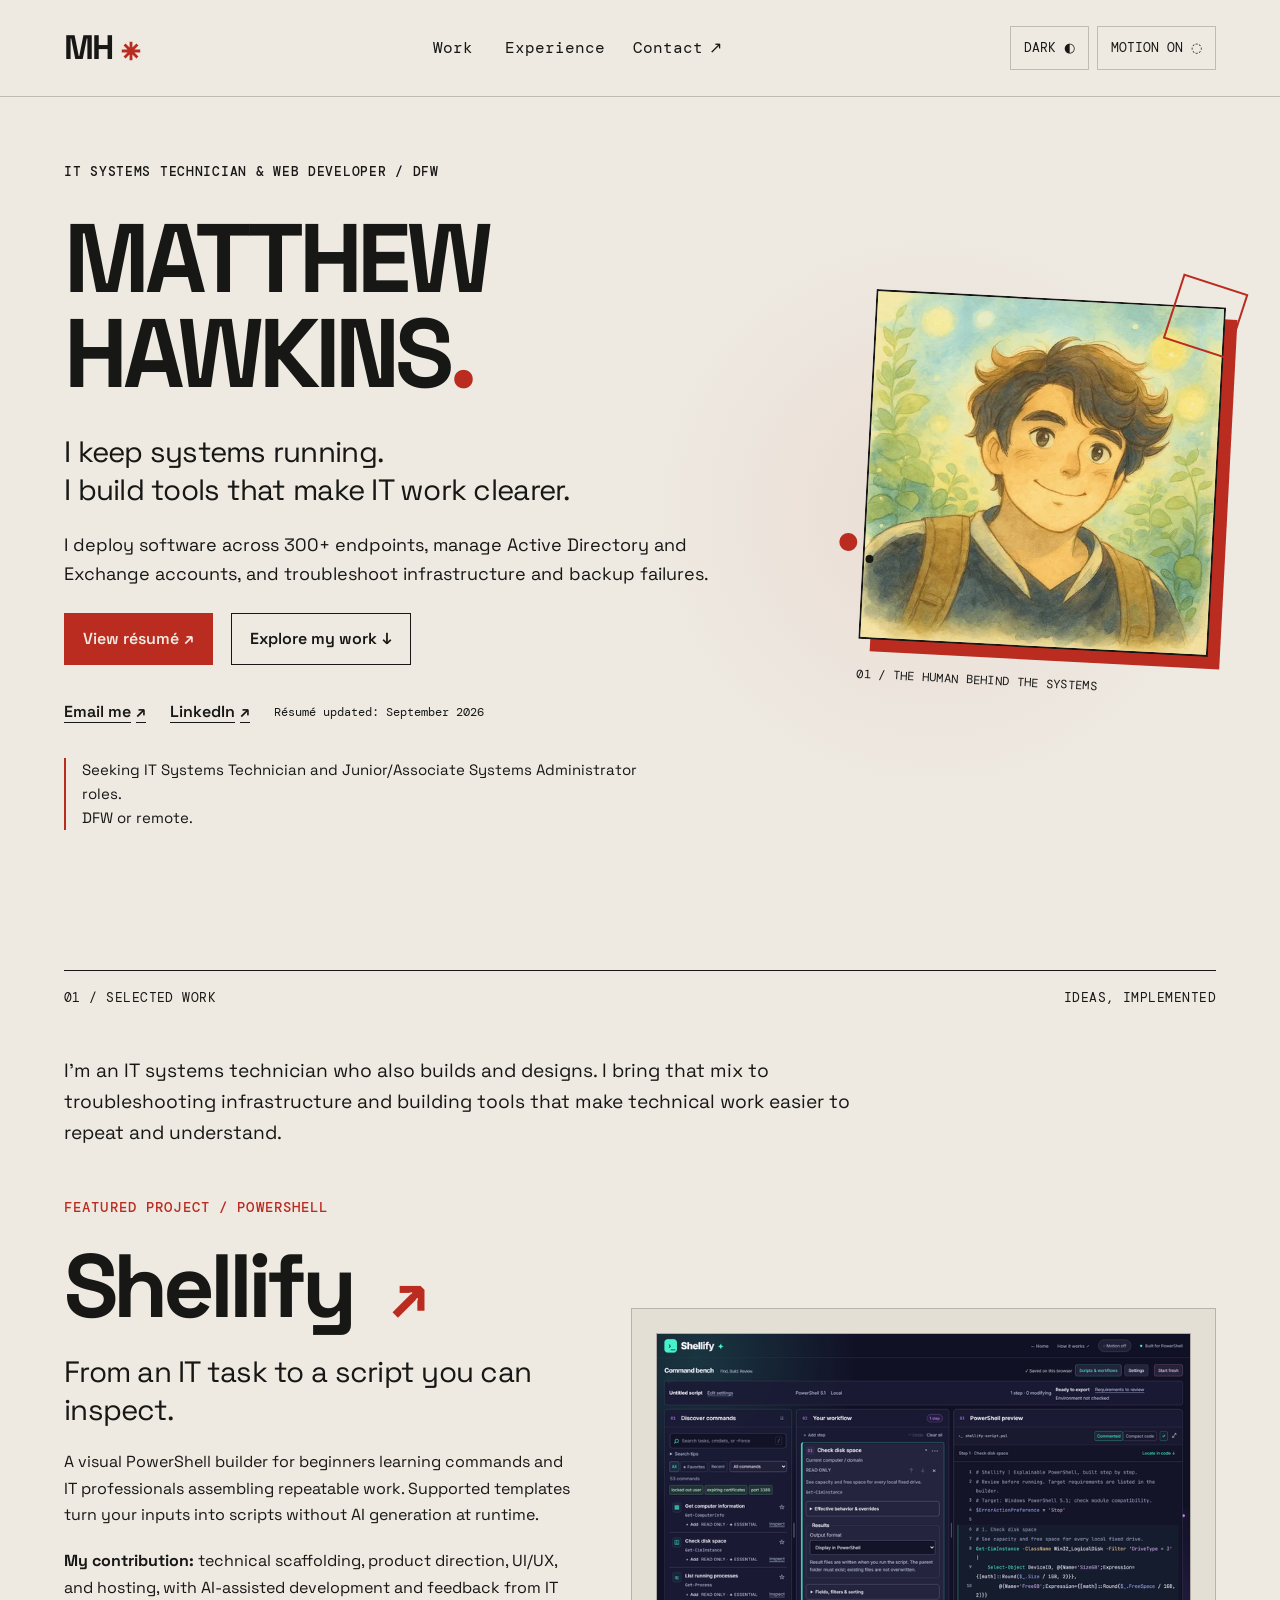
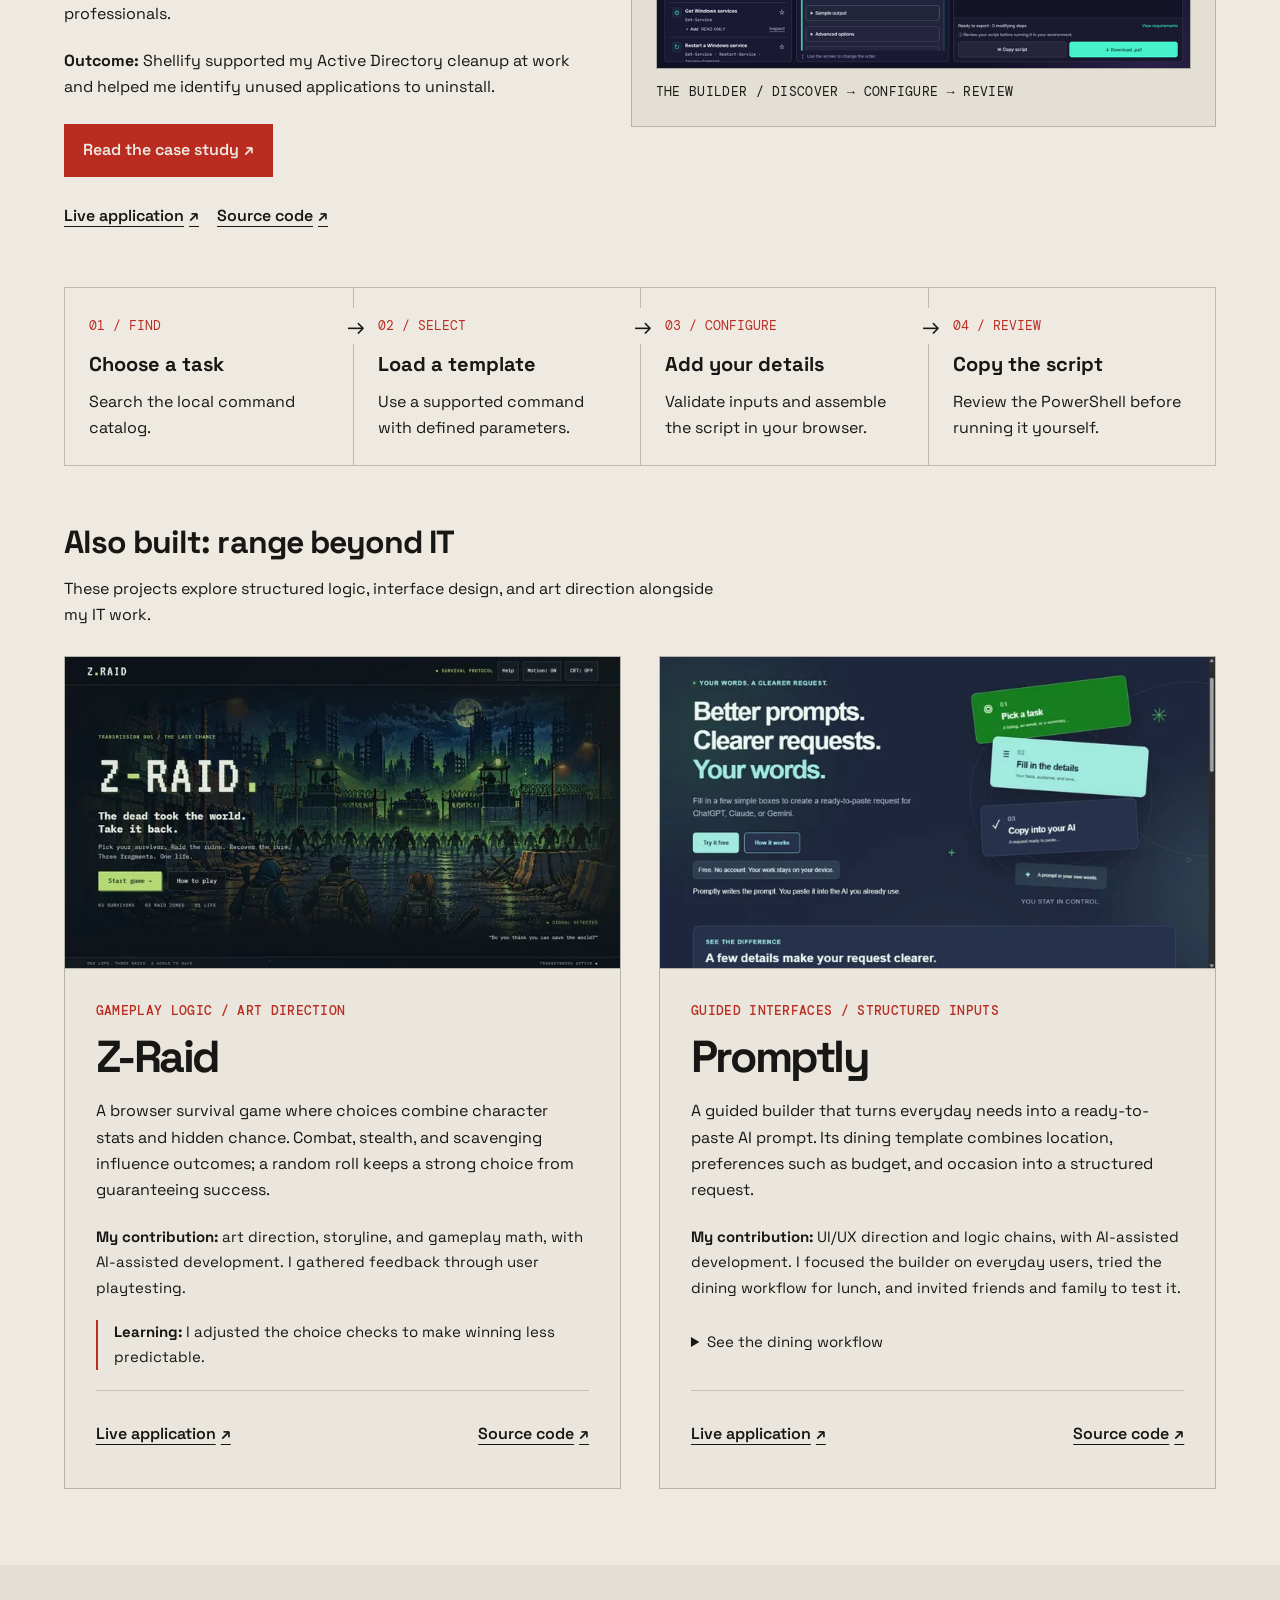
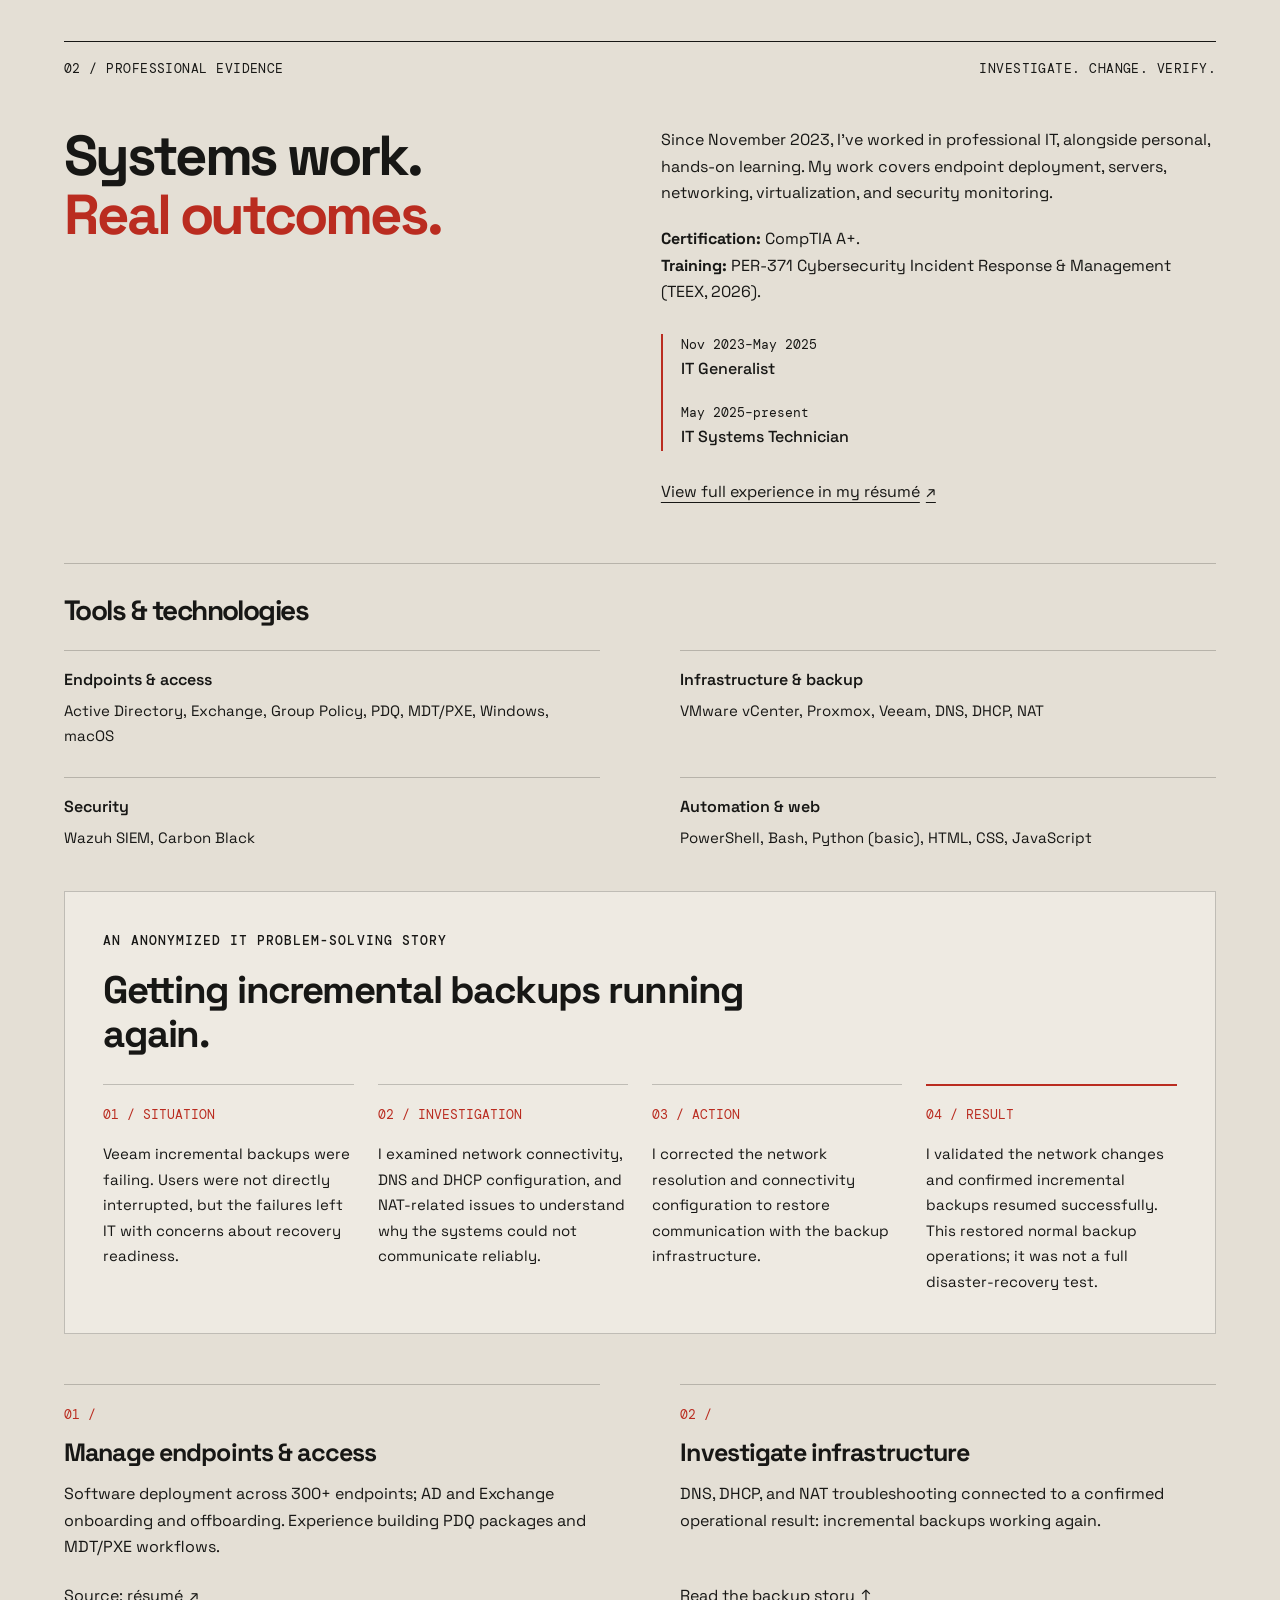
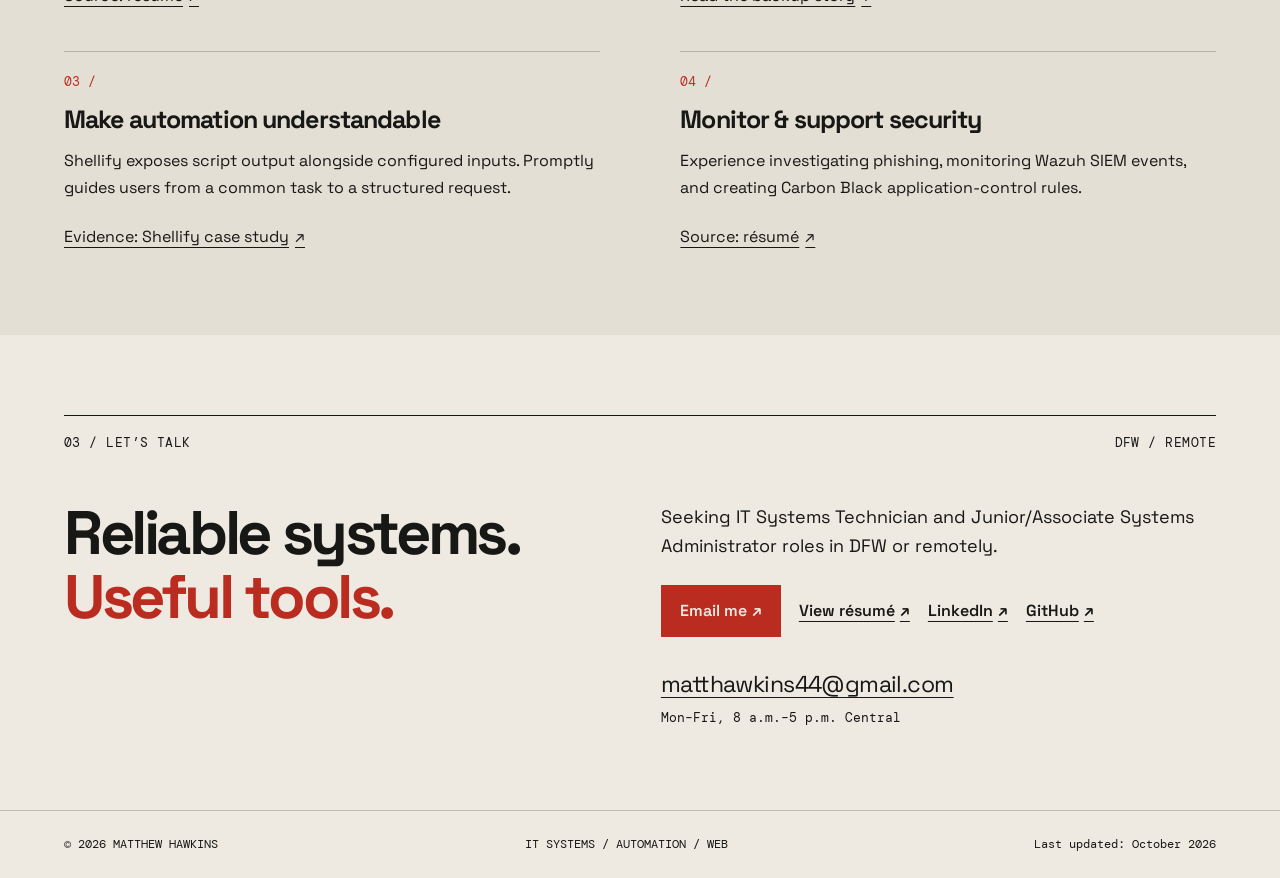
<file: index.html>
<!doctype html>
<html lang="en">
<!-- Static page: content lives here, presentation in style.css, and optional
     controls in script.js. No build step is needed to serve these files. -->
<head>
<meta charset="utf-8">
<meta name="viewport" content="width=device-width, initial-scale=1">
<meta name="theme-color" content="#eeeae2">
<title>Matthew Hawkins | IT Systems &amp; Automation</title>
<meta name="description" content="IT Systems Technician in DFW. Endpoint deployment, infrastructure troubleshooting, and inspectable automation tools, with project evidence.">  <script>
    // This runs before the stylesheet to avoid a flash of the wrong theme.
    // Keep the preference keys and data attributes aligned with script.js.
    // Apply saved preferences before the first paint.
    try {
      const theme = localStorage.getItem('portfolio-theme');
      document.documentElement.dataset.theme = theme === 'dark' || theme === 'light' ? theme : (matchMedia('(prefers-color-scheme: dark)').matches ? 'dark' : 'light');
      document.documentElement.dataset.motion = localStorage.getItem('portfolio-motion') === 'paused' || matchMedia('(prefers-reduced-motion: reduce)').matches ? 'paused' : 'on';
    } catch {
      // If storage is blocked, fall back to device preferences for this visit.
      document.documentElement.dataset.theme = matchMedia('(prefers-color-scheme: dark)').matches ? 'dark' : 'light';
      document.documentElement.dataset.motion = matchMedia('(prefers-reduced-motion: reduce)').matches ? 'paused' : 'on';
    }
  </script>


<!-- Search and social previews: use absolute public URLs for these assets. -->
<link rel="canonical" href="https://personal-page.thehawk6353.workers.dev/">
<meta property="og:title" content="Matthew Hawkins | IT Systems &amp; Automation">
<meta property="og:description" content="IT Systems Technician in DFW. Endpoint deployment, infrastructure troubleshooting, and inspectable automation tools, with project evidence.">
<meta property="og:type" content="website">
<meta property="og:url" content="https://personal-page.thehawk6353.workers.dev/">
<meta property="og:image" content="https://personal-page.thehawk6353.workers.dev/images/portfolio-share.png">
<meta property="og:image:width" content="1200">
<meta property="og:image:height" content="630">
<meta property="og:image:alt" content="Matthew Hawkins | IT Systems &amp; Automation">
<meta name="twitter:card" content="summary_large_image">
<meta name="twitter:title" content="Matthew Hawkins | IT Systems &amp; Automation">
<meta name="twitter:description" content="IT Systems Technician in DFW. Endpoint deployment, infrastructure troubleshooting, and inspectable automation tools, with project evidence.">
<meta name="twitter:image" content="https://personal-page.thehawk6353.workers.dev/images/portfolio-share.png">
<meta name="twitter:image:alt" content="Matthew Hawkins | IT Systems &amp; Automation">
<!-- Structured data describes the person to search engines; it is JSON,
     not executable JavaScript. Keep comments outside this script block. -->
<script type="application/ld+json">{"@context": "https://schema.org", "@type": "Person", "name": "Matthew Hawkins", "jobTitle": "IT Systems Technician", "address": {"@type": "PostalAddress", "addressRegion": "DFW, Texas"}, "sameAs": ["https://www.linkedin.com/in/matthew-hawk/", "https://github.com/Matthew-Hawk"], "url": "https://personal-page.thehawk6353.workers.dev/"}</script>
<!-- Fonts and shared styles; preconnect starts the remote connection early. -->
<link rel="preconnect" href="https://fonts.googleapis.com">
<link rel="preconnect" href="https://fonts.gstatic.com" crossorigin>
<link rel="stylesheet" href="https://fonts.googleapis.com/css2?family=DM+Mono:wght@400;500&amp;family=Space+Grotesk:wght@400;500;600;700&amp;display=swap">
<link rel="stylesheet" href="style.css">

<!-- Browser/device icons. The manifest describes installable app appearance;
     it does not add offline caching. The query suffix versions cached assets. -->
<link rel="icon" type="image/png" href="Favicon/favicon-96x96.png?v=mh2" sizes="96x96" />

<link rel="icon" type="image/svg+xml" href="Favicon/favicon.svg?v=mh2" />

<link rel="shortcut icon" href="Favicon/favicon.ico?v=mh2" />

<link rel="apple-touch-icon" sizes="180x180" href="Favicon/apple-touch-icon.png?v=mh2" />

<link rel="manifest" href="site.webmanifest?v=mh2" />
<!-- defer runs the shared controls after the HTML has been parsed. -->
  <script src="script.js" defer></script>

</head>
<!-- The first keyboard link jumps to main, skipping the repeated header. -->
<body class="homepage"><a class="skip-link" href="#main">Skip to content</a>
<header class="site-header"><a class="wordmark" href="index.html" aria-label="MH — Matthew Hawkins — home"><span aria-hidden="true">MH</span><span aria-hidden="true"></span></a>
<nav aria-label="Main navigation"><a href="#projects">Work</a><a href="#experience">Experience</a><a href="#connect">Contact <span aria-hidden="true">↗</span></a>
</nav>
<!-- These IDs connect the buttons and labels to script.js. aria-pressed
     exposes each toggle state to assistive technology. Keep IDs unique. -->
<div class="display-controls"><button id="theme-toggle" type="button" aria-label="Dark theme" aria-pressed="false"><span id="theme-label">DARK</span> <span aria-hidden="true">◐</span></button><button id="motion-toggle" type="button" aria-label="Pause animations" aria-pressed="false"><span id="motion-label">MOTION ON</span> <span aria-hidden="true">◌</span></button>
</div>
</header>
<main id="main" tabindex="-1">
<!-- Introduction and primary actions. section-shell supplies the shared gutter. -->
<section class="hero section-shell">
<div class="hero-copy">
<p class="eyebrow">IT SYSTEMS TECHNICIAN &amp; WEB DEVELOPER / DFW
</p>
<h1>MATTHEW<br>
HAWKINS<span class="accent">.</span>
</h1>
<p class="lead">I keep systems running.<br>I build tools that make IT work clearer.
</p>
<p class="intro">I deploy software across 300+ endpoints, manage Active Directory and Exchange accounts, and troubleshoot infrastructure and backup failures.
</p>
<div class="actions"><a class="button primary" href="Resources/Matthew_Hawkins_Resume.pdf" target="_blank" rel="noopener noreferrer" title="Opens in a new tab">View résumé <span aria-hidden="true">↗</span></a><a class="button" href="#projects">Explore my work <span aria-hidden="true">↓</span></a></div>
<div class="actions hero-secondary"><a href="mailto:matthawkins44@gmail.com">Email me <span aria-hidden="true">↗</span></a><a href="https://www.linkedin.com/in/matthew-hawk/" rel="noopener noreferrer" target="_blank" title="Opens in a new tab">LinkedIn <span aria-hidden="true">↗</span></a><span class="resume-note">Résumé updated: September 2026</span></div>
<p class="role-note">Seeking IT Systems Technician and Junior/Associate Systems Administrator roles. <span>DFW or remote.</span>
</p>
</div>
<!-- The browser chooses a WebP size using srcset/sizes; img is the fallback.
     Width and height reserve space while the image loads to reduce layout shifts. -->
<figure class="portrait"><picture><source srcset="images/Matthew_pfp-small.webp 160w, images/Matthew_pfp.webp 500w" sizes="(max-width:600px) 70px, (max-width:1100px) 30vw, 390px" type="image/webp"><img src="images/Matthew_pfp.png" alt="Illustrated portrait of Matthew Hawkins" width="500" height="500"></picture>
<figcaption>01 / THE HUMAN BEHIND THE SYSTEMS
</figcaption>
</figure>
</section>

<!-- Selected work: featured project, workflow explanation, then smaller projects.
     This ID is also the destination of the header Work link. -->
<section id="projects" class="section-shell">
<div class="section-label"><span>01 / SELECTED WORK</span> <span>IDEAS, IMPLEMENTED</span>
</div>
<p class="work-framing">I’m an IT systems technician who also builds and designs. I bring that mix to troubleshooting infrastructure and building tools that make technical work easier to repeat and understand.</p>
<article class="featured">
<div>
<p class="eyebrow accent">FEATURED PROJECT / POWERSHELL
</p>
<h2>Shellify <span class="accent" aria-hidden="true">↗</span>
</h2>
<p class="lead">From an IT task to a script you can inspect.
</p>
<p>A visual PowerShell builder for beginners learning commands and IT professionals assembling repeatable work. Supported templates turn your inputs into scripts without AI generation at runtime.
</p>
<p><strong>My contribution:</strong> technical scaffolding, product direction, UI/UX, and hosting, with AI-assisted development and feedback from IT professionals.
</p>
<p><strong>Outcome:</strong> Shellify supported my Active Directory cleanup at work and helped me identify unused applications to uninstall.</p>
<div class="actions"><a class="button primary" href="shellify.html" target="_blank" rel="noopener noreferrer" title="Opens in a new tab">Read the case study <span aria-hidden="true">↗</span></a>
</div>
<div class="actions"><a href="https://shellify.pages.dev/" aria-label="Shellify live application (opens in a new tab)" rel="noopener noreferrer" target="_blank" title="Opens in a new tab">Live application <span aria-hidden="true">↗</span></a><a href="https://github.com/Matthew-Hawk/Shellify" aria-label="Shellify source code on GitHub (opens in a new tab)" rel="noopener noreferrer" target="_blank" title="Opens in a new tab">Source code <span aria-hidden="true">↗</span></a>
</div>
</div>
<!-- Dense UI text uses lossless WebP, including a 2x capture for sharp displays.
     sizes follows the featured grid here; the case study uses a wider image. -->
<figure><a href="shellify.html" target="_blank" rel="noopener noreferrer" title="Opens in a new tab"><picture><source srcset="images/shellify-builder-small.webp 720w, images/shellify-builder.webp 1440w, images/shellify-builder-2x.webp 2880w" sizes="(max-width:600px) calc(100vw - 48px), (max-width:900px) 90vw, (max-width:1600px) 46vw, 736px" type="image/webp"><img src="images/shellify-builder.png" alt="Shellify workspace with command search, a configured step, and PowerShell preview" width="1440" height="900" loading="lazy"></picture></a>
<figcaption>THE BUILDER / DISCOVER → CONFIGURE → REVIEW
</figcaption>
</figure>
</article>
<!-- Ordered list keeps the workflow meaningful without its visual grid/arrows. -->
<ol class="logic-chain" aria-label="How Shellify turns a task into a script">
<li><span>01 / FIND</span><strong>Choose a task</strong>
<p>Search the local command catalog.
</p>
</li>
<li><span>02 / SELECT</span><strong>Load a template</strong>
<p>Use a supported command with defined parameters.
</p>
</li>
<li><span>03 / CONFIGURE</span><strong>Add your details</strong>
<p>Validate inputs and assemble the script in your browser.
</p>
</li>
<li><span>04 / REVIEW</span><strong>Copy the script</strong>
<p>Review the PowerShell before running it yourself.
</p>
</li>
</ol>
<h2 class="range-heading">Also built: range beyond IT</h2>
<p>These projects explore structured logic, interface design, and art direction alongside my IT work.</p>
<!-- Below-the-fold project images load lazily to avoid competing with the hero. -->
<div class="supporting-grid">
<article><a href="https://z-raid.pages.dev/" target="_blank" rel="noopener noreferrer" aria-label="Preview Z-Raid (opens in a new tab)" title="Opens in a new tab"><picture><source srcset="images/z-raid-small.webp 720w, images/z-raid.webp 1280w" sizes="(max-width:600px) calc(100vw - 48px), (max-width:900px) 90vw, 50vw" type="image/webp"><img src="images/z-raid.jpg" alt="Z-Raid survival game opening screen and pixel-art direction" width="1280" height="720" loading="lazy"></picture></a>
<div class="project-body">
<p class="eyebrow">GAMEPLAY LOGIC / ART DIRECTION
</p>
<h3>Z-Raid
</h3>
<p>A browser survival game where choices combine character stats and hidden chance. Combat, stealth, and scavenging influence outcomes; a random roll keeps a strong choice from guaranteeing success.
</p>
<p class="project-notes"><strong>My contribution:</strong> art direction, storyline, and gameplay math, with AI-assisted development. I gathered feedback through user playtesting.
</p>
<p class="project-insight"><strong>Learning:</strong> I adjusted the choice checks to make winning less predictable.</p>
<div class="actions"><a href="https://z-raid.pages.dev/" aria-label="Z-Raid live application (opens in a new tab)" rel="noopener noreferrer" target="_blank" title="Opens in a new tab">Live application <span aria-hidden="true">↗</span></a><a href="https://github.com/Matthew-Hawk/Z-Raid" aria-label="Z-Raid source code on GitHub (opens in a new tab)" rel="noopener noreferrer" target="_blank" title="Opens in a new tab">Source code <span aria-hidden="true">↗</span></a>
</div>
</div>
</article>
<article><a href="https://promptly.thehawk6353.workers.dev/#home" target="_blank" rel="noopener noreferrer" aria-label="Preview Promptly (opens in a new tab)" title="Opens in a new tab"><picture><source srcset="images/promptly-small.webp 720w, images/promptly.webp 1265w" sizes="(max-width:600px) calc(100vw - 48px), (max-width:900px) 90vw, 50vw" type="image/webp"><img src="images/promptly.jpg" alt="Promptly introduction explaining task selection, details, and copying a prompt" width="1265" height="712" loading="lazy"></picture></a>

<div class="project-body">
<p class="eyebrow">GUIDED INTERFACES / STRUCTURED INPUTS
</p>
<h3>Promptly
</h3>
<p>A guided builder that turns everyday needs into a ready-to-paste AI prompt. Its dining template combines location, preferences such as budget, and occasion into a structured request.
</p>
<p class="project-notes"><strong>My contribution:</strong> UI/UX direction and logic chains, with AI-assisted development. I focused the builder on everyday users, tried the dining workflow for lunch, and invited friends and family to test it.
</p>
<!-- CONFIRM: Did friends and family test Promptly, and what changed after their feedback? -->
<details class="project-detail">
<summary>See the dining workflow
</summary>
<figure><a href="images/promptly-dining.png" target="_blank" rel="noopener noreferrer" title="Opens in a new tab"><picture><source srcset="images/promptly-dining-small.webp 720w, images/promptly-dining.webp 1440w" sizes="(max-width:600px) calc(100vw - 48px), (max-width:900px) 90vw, 50vw" type="image/webp"><img src="images/promptly-dining.png" alt="Promptly dining workflow asking for budget and food preferences" width="1440" height="900" loading="lazy"></picture></a>
<figcaption>EXAMPLE INPUT / BUDGET AND PREFERENCES
</figcaption>
</figure>
</details>
<div class="actions"><a href="https://promptly.thehawk6353.workers.dev/#home" aria-label="Promptly live application (opens in a new tab)" rel="noopener noreferrer" target="_blank" title="Opens in a new tab">Live application <span aria-hidden="true">↗</span></a><a href="https://github.com/Matthew-Hawk/Promptly" aria-label="Promptly source code on GitHub (opens in a new tab)" rel="noopener noreferrer" target="_blank" title="Opens in a new tab">Source code <span aria-hidden="true">↗</span></a>
</div>
</div>
</article>
</div>
</section>

<!-- Experience and evidence. Keep anchor IDs stable for incoming section links. -->
<section id="experience" class="section-shell experience">
<div class="section-label"><span>02 / PROFESSIONAL EVIDENCE</span> <span>INVESTIGATE. CHANGE. VERIFY.</span>
</div>
<div class="section-intro">
<h2>Systems work.<br><em>Real outcomes.</em>
</h2>
<div>
<p>Since November 2023, I’ve worked in professional IT, alongside personal, hands-on learning. My work covers endpoint deployment, servers, networking, virtualization, and security monitoring.
</p>
<p><strong>Certification:</strong> CompTIA A+.<br><strong>Training:</strong> PER-371 Cybersecurity Incident Response &amp; Management (TEEX, 2026).</p>
<!-- CONFIRM: CompTIA A+ issue date and credential URL or ID; TEEX completion date and verification URL or ID, if available. -->
<ol class="career-path" aria-label="Career progression"><li><span>Nov 2023–May 2025</span><strong>IT Generalist</strong></li><li><span>May 2025–present</span><strong>IT Systems Technician</strong></li></ol><a href="Resources/Matthew_Hawkins_Resume.pdf" target="_blank" rel="noopener noreferrer" title="Opens in a new tab">View full experience in my résumé <span aria-hidden="true">↗</span></a>
</div>
</div>
<section class="tools-block" aria-labelledby="tools-heading">
<h3 id="tools-heading">Tools &amp; technologies</h3>
<dl class="tools-grid">
<div><dt>Endpoints &amp; access</dt><dd>Active Directory, Exchange, Group Policy, PDQ, MDT/PXE, Windows, macOS</dd></div>
<div><dt>Infrastructure &amp; backup</dt><dd>VMware vCenter, Proxmox, Veeam, DNS, DHCP, NAT</dd></div>
<div><dt>Security</dt><dd>Wazuh SIEM, Carbon Black</dd></div>
<div><dt>Automation &amp; web</dt><dd>PowerShell, Bash, Python (basic), HTML, CSS, JavaScript</dd></div>
</dl>
</section>
<!-- Self-contained troubleshooting story linked from the capability cards. -->
<article id="backup-story" class="story">
<p class="eyebrow">AN ANONYMIZED IT PROBLEM-SOLVING STORY
</p>
<h3>Getting incremental backups running again.
</h3>
<!-- CONFIRM: Anonymous environment context — industry or organization size, Veeam version, and number of affected backup jobs. -->
<div class="story-grid">
<div><span>01 / SITUATION</span>
<p>Veeam incremental backups were failing. Users were not directly interrupted, but the failures left IT with concerns about recovery readiness.
</p>
</div>
<div><span>02 / INVESTIGATION</span>
<p>I examined network connectivity, DNS and DHCP configuration, and NAT-related issues to understand why the systems could not communicate reliably.
</p>
</div>
<div><span>03 / ACTION</span>
<p>I corrected the network resolution and connectivity configuration to restore communication with the backup infrastructure.
</p>
</div>
<div><span>04 / RESULT</span>
<p>I validated the network changes and confirmed incremental backups resumed successfully. This restored normal backup operations; it was not a full disaster-recovery test.
</p>
</div>
</div>
<!-- CONFIRM: What I’d add next — backup failure alerting, a documented restore test, or another step? -->
</article>
<div class="capabilities">
<article>
<h3>Manage endpoints &amp; access
</h3>
<p>Software deployment across 300+ endpoints; AD and Exchange onboarding and offboarding. Experience building PDQ packages and MDT/PXE workflows.
</p><a href="Resources/Matthew_Hawkins_Resume.pdf" target="_blank" rel="noopener noreferrer" aria-label="Source: résumé — manage endpoints and access (opens in a new tab)" title="Opens in a new tab">Source: résumé <span aria-hidden="true">↗</span></a>
</article>
<article>
<h3>Investigate infrastructure
</h3>
<p>DNS, DHCP, and NAT troubleshooting connected to a confirmed operational result: incremental backups working again.
</p><a href="#backup-story">Read the backup story <span aria-hidden="true">↑</span></a>
</article>
<article>
<h3>Make automation understandable
</h3>
<p>Shellify exposes script output alongside configured inputs. Promptly guides users from a common task to a structured request.
</p><a href="shellify.html" target="_blank" rel="noopener noreferrer" title="Opens in a new tab">Evidence: Shellify case study <span aria-hidden="true">↗</span></a>
</article>
<article>
<h3>Monitor &amp; support security
</h3>
<p>Experience investigating phishing, monitoring Wazuh SIEM events, and creating Carbon Black application-control rules.
</p><a href="Resources/Matthew_Hawkins_Resume.pdf" target="_blank" rel="noopener noreferrer" aria-label="Source: résumé — monitor and support security (opens in a new tab)" title="Opens in a new tab">Source: résumé <span aria-hidden="true">↗</span></a>
</article>
</div>
</section>

<!-- Contact actions use ordinary links, so they work without JavaScript. -->
<section id="connect" class="section-shell contact">
<div class="section-label"><span>03 / LET’S TALK</span><span>DFW / REMOTE</span></div>
<div class="contact-layout">
<h2>Reliable systems.<br><em>Useful tools.</em>
</h2>
<div class="contact-copy">
<p>Seeking IT Systems Technician and Junior/Associate Systems Administrator roles in DFW or remotely.
</p>
<div class="actions"><a class="button primary" href="mailto:matthawkins44@gmail.com">Email me <span aria-hidden="true">↗</span></a><a href="Resources/Matthew_Hawkins_Resume.pdf" target="_blank" rel="noopener noreferrer" title="Opens in a new tab">View résumé <span aria-hidden="true">↗</span></a><a href="https://www.linkedin.com/in/matthew-hawk/" rel="noopener noreferrer" target="_blank" title="Opens in a new tab">LinkedIn <span aria-hidden="true">↗</span></a><a href="https://github.com/Matthew-Hawk" rel="noopener noreferrer" target="_blank" title="Opens in a new tab">GitHub <span aria-hidden="true">↗</span></a>
</div>
<p class="contact-address"><a href="mailto:matthawkins44@gmail.com">matthawkins44@gmail.com</a></p>
<p class="contact-hours">Mon–Fri, 8 a.m.–5 p.m. Central</p>
</div>
</div>
</section>
</main>
<!-- script.js refreshes #year; the hardcoded year is the no-JS fallback. -->
<footer><span>© <span id="year">2026</span> MATTHEW HAWKINS</span> <span>IT SYSTEMS / AUTOMATION / WEB</span>
<span>Last updated: October 2026</span>
<!-- A footer control returns focus to main without covering page content. -->
<button id="back-to-top" class="back-to-top" type="button" aria-label="Back to top" title="Back to top" hidden>Back to top <span aria-hidden="true">↑</span></button>
</footer>
</body>
</html>
</file>
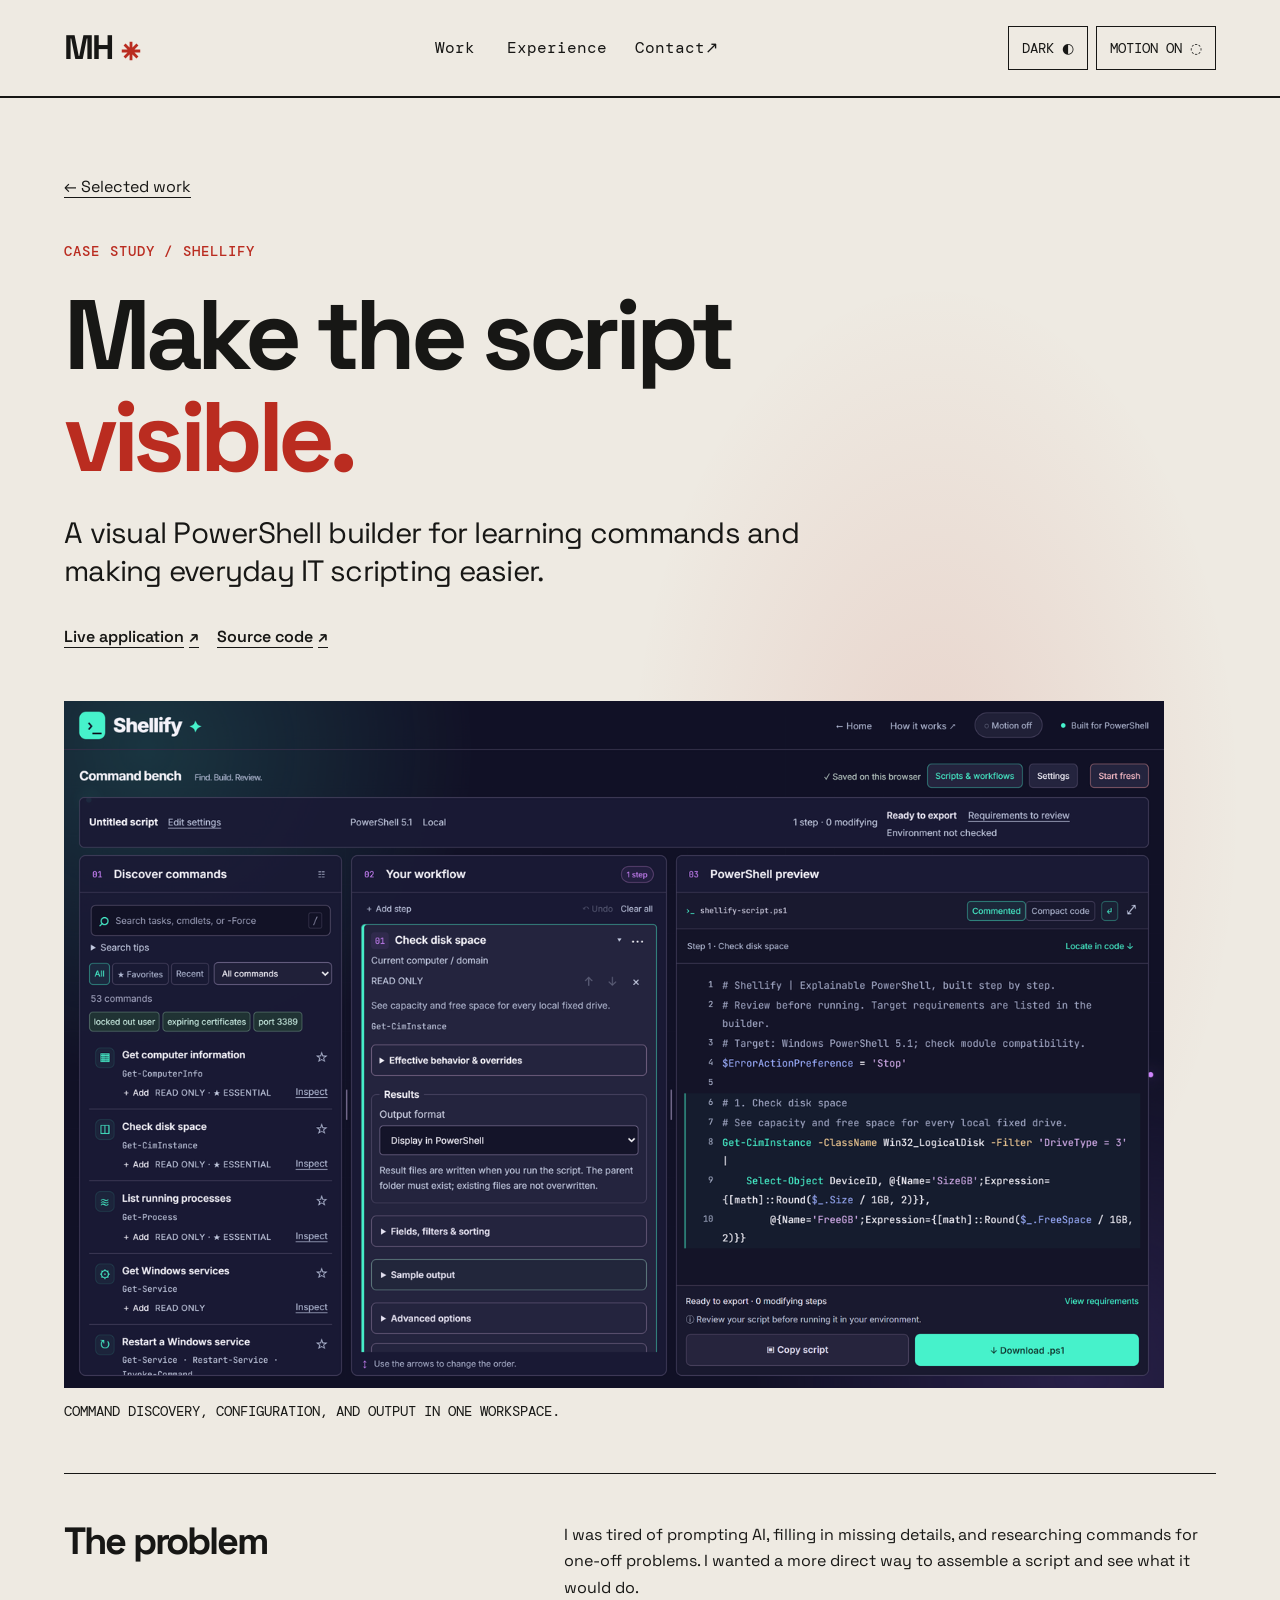
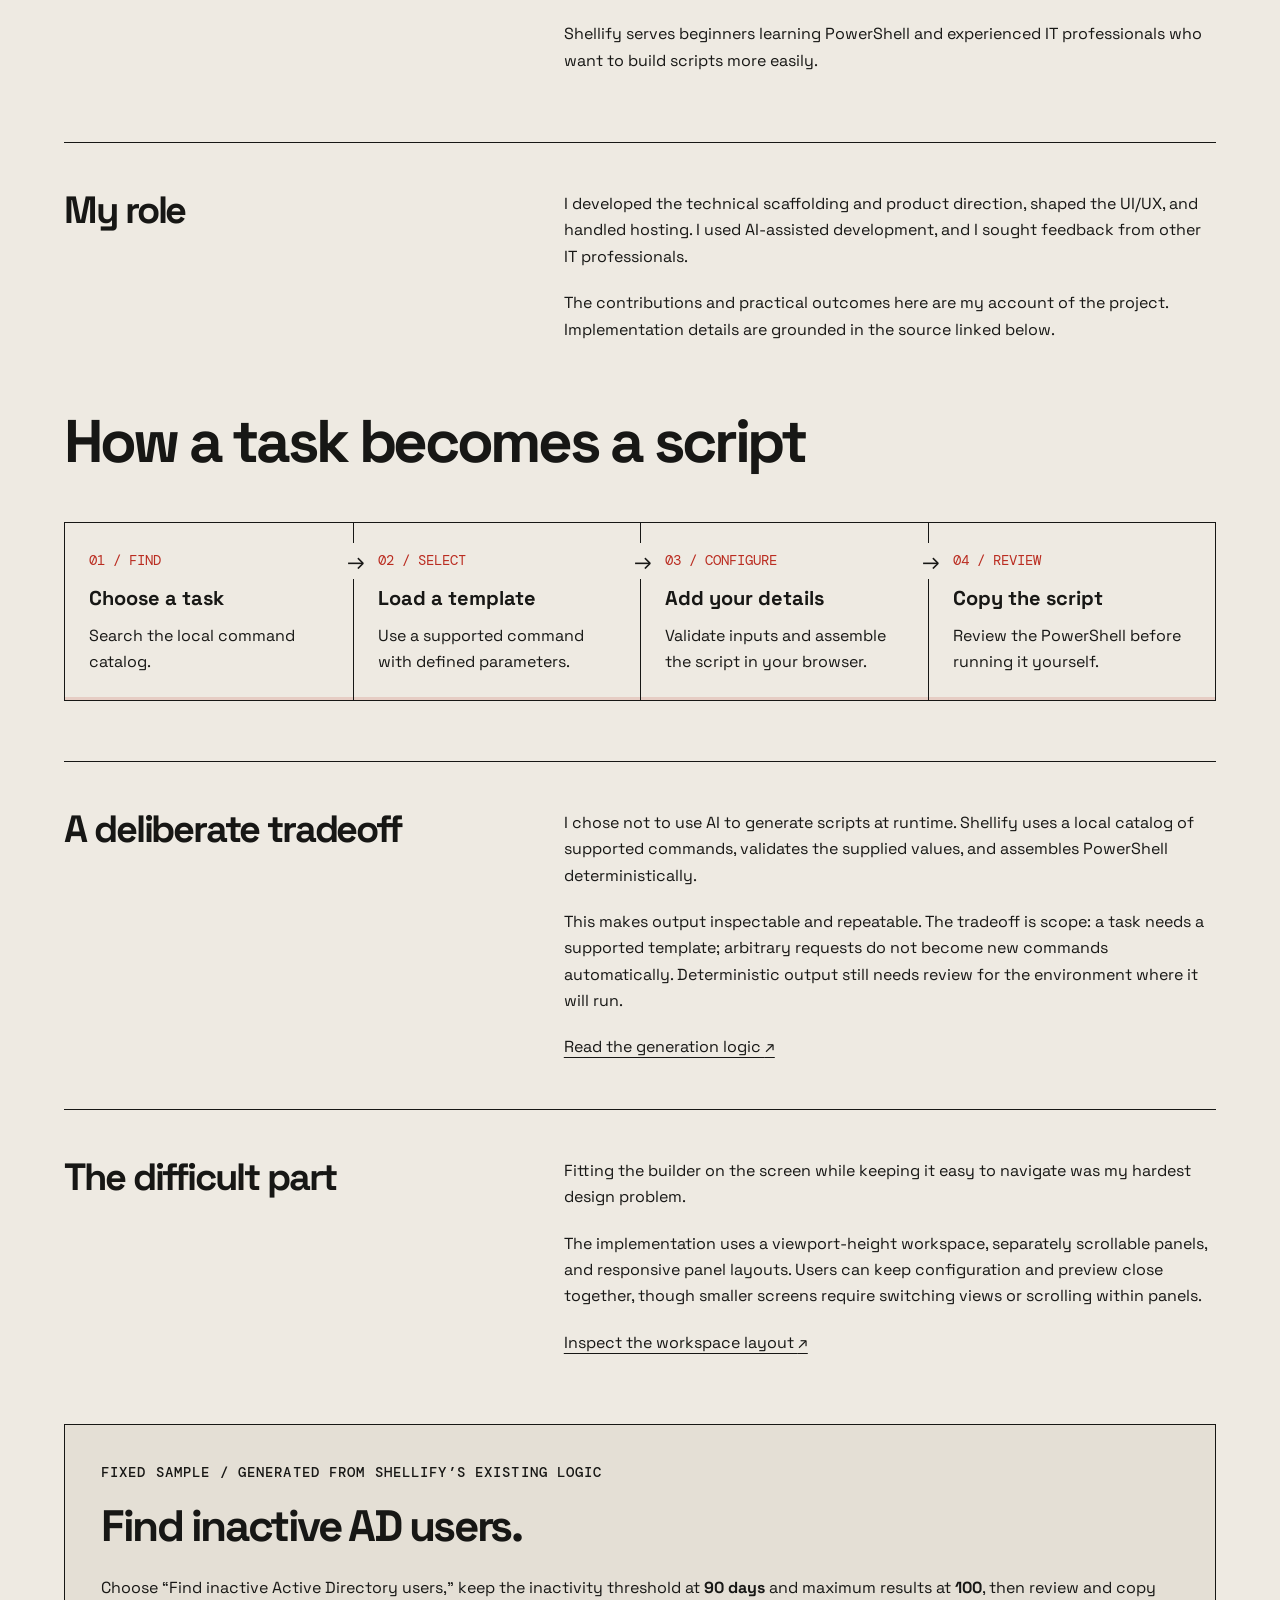
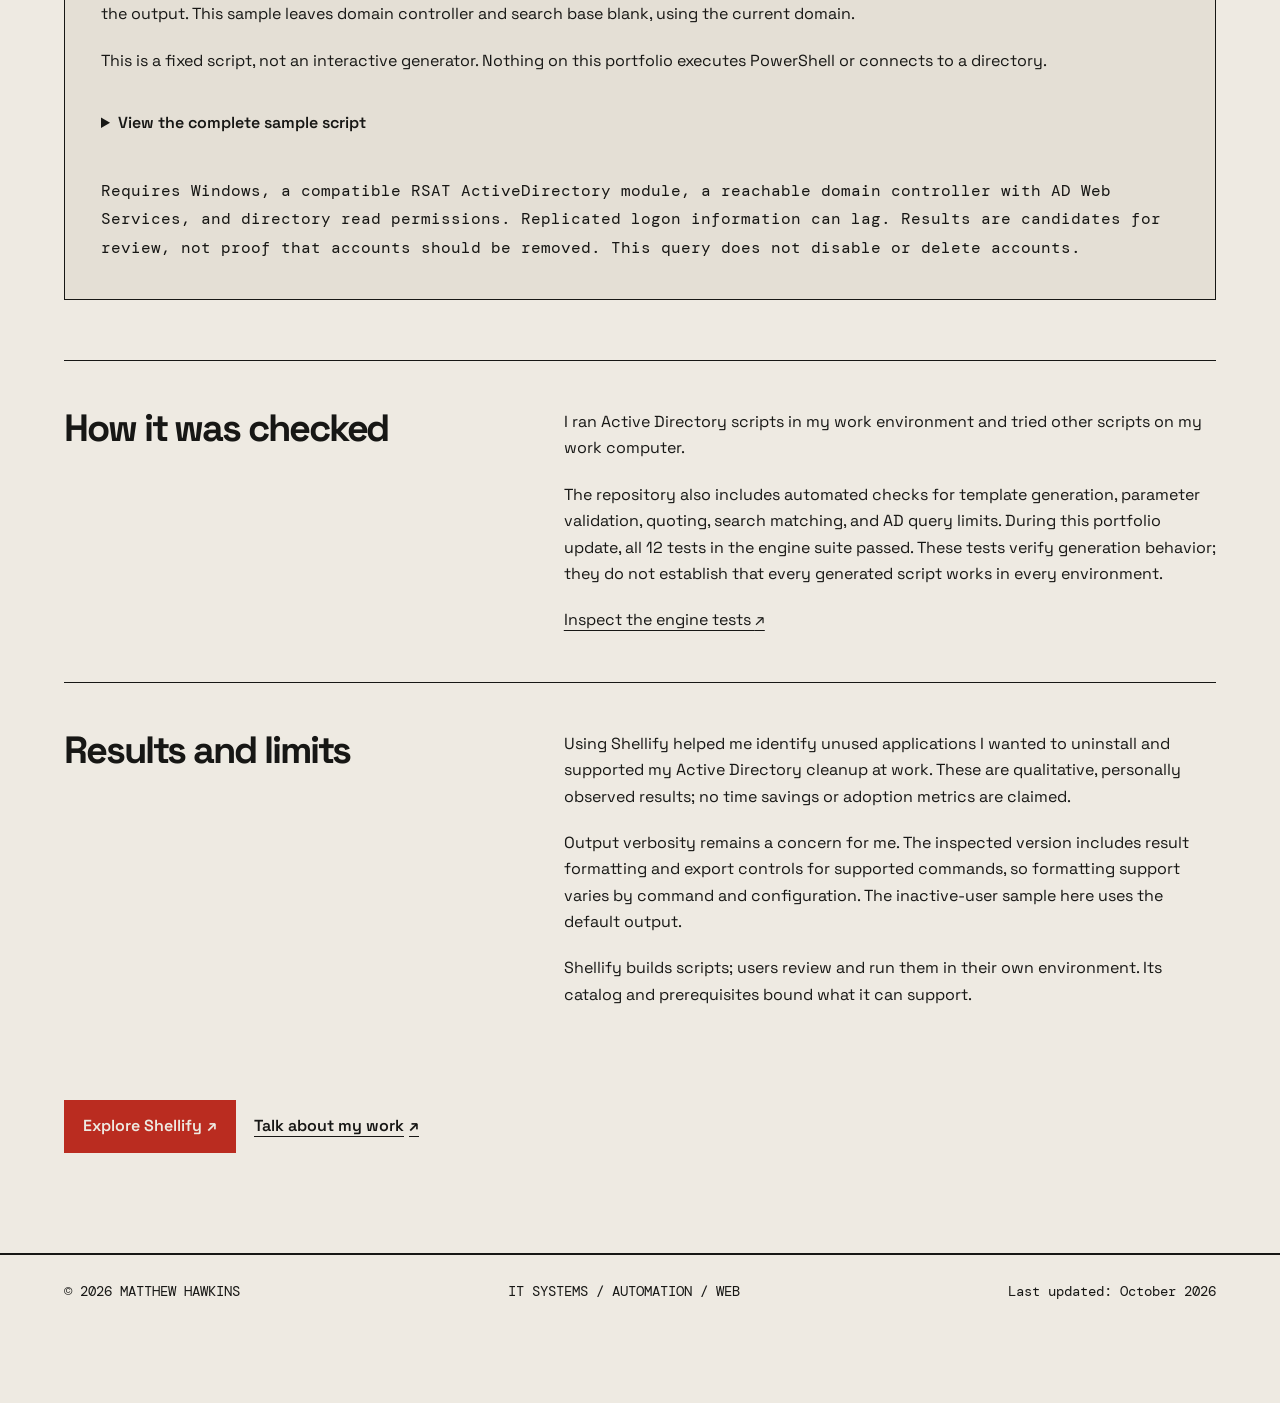
<file: shellify.html>
<!doctype html>
<html lang="en">
<!-- Static page: content lives here, presentation in style.css, and optional
     controls in script.js. No build step is needed to serve these files. -->
<head>
<meta charset="utf-8">
<meta name="viewport" content="width=device-width, initial-scale=1">
<meta name="theme-color" content="#eeeae2">
<title>Shellify case study | Matthew Hawkins</title>
<meta name="description" content="How I shaped Shellify, a visual PowerShell builder: product decisions, AI-assisted development, testing, practical outcomes, and honest limits.">  <script>
    // This runs before the stylesheet to avoid a flash of the wrong theme.
    // Keep the preference keys and data attributes aligned with script.js.
    // Apply saved preferences before the first paint.
    try {
      const theme = localStorage.getItem('portfolio-theme');
      document.documentElement.dataset.theme = theme === 'dark' || theme === 'light' ? theme : (matchMedia('(prefers-color-scheme: dark)').matches ? 'dark' : 'light');
      document.documentElement.dataset.motion = localStorage.getItem('portfolio-motion') === 'paused' || matchMedia('(prefers-reduced-motion: reduce)').matches ? 'paused' : 'on';
    } catch {
      // If storage is blocked, fall back to device preferences for this visit.
      document.documentElement.dataset.theme = matchMedia('(prefers-color-scheme: dark)').matches ? 'dark' : 'light';
      document.documentElement.dataset.motion = matchMedia('(prefers-reduced-motion: reduce)').matches ? 'paused' : 'on';
    }
  </script>


<!-- Search and social previews: use absolute public URLs for these assets. -->
<link rel="canonical" href="https://personal-page.thehawk6353.workers.dev/shellify.html">
<meta property="og:title" content="Shellify case study | Matthew Hawkins">
<meta property="og:description" content="How I shaped Shellify, a visual PowerShell builder: product decisions, AI-assisted development, testing, practical outcomes, and honest limits.">
<meta property="og:type" content="website">
<meta property="og:url" content="https://personal-page.thehawk6353.workers.dev/shellify.html">
<meta property="og:image" content="https://personal-page.thehawk6353.workers.dev/images/shellify-share.png">
<meta property="og:image:width" content="1200">
<meta property="og:image:height" content="630">
<meta property="og:image:alt" content="Shellify case study | Matthew Hawkins">
<meta name="twitter:card" content="summary_large_image">
<meta name="twitter:title" content="Shellify case study | Matthew Hawkins">
<meta name="twitter:description" content="How I shaped Shellify, a visual PowerShell builder: product decisions, AI-assisted development, testing, practical outcomes, and honest limits.">
<meta name="twitter:image" content="https://personal-page.thehawk6353.workers.dev/images/shellify-share.png">
<meta name="twitter:image:alt" content="Shellify case study | Matthew Hawkins">
<!-- Structured data describes the person to search engines; it is JSON,
     not executable JavaScript. Keep comments outside this script block. -->
<script type="application/ld+json">{"@context": "https://schema.org", "@type": "Person", "name": "Matthew Hawkins", "jobTitle": "IT Systems Technician", "address": {"@type": "PostalAddress", "addressRegion": "DFW, Texas"}, "sameAs": ["https://www.linkedin.com/in/matthew-hawk/", "https://github.com/Matthew-Hawk"], "url": "https://personal-page.thehawk6353.workers.dev/"}</script>
<!-- Fonts and shared styles; preconnect starts the remote connection early. -->
<link rel="preconnect" href="https://fonts.googleapis.com">
<link rel="preconnect" href="https://fonts.gstatic.com" crossorigin>
<link rel="stylesheet" href="https://fonts.googleapis.com/css2?family=DM+Mono:wght@400;500&amp;family=Space+Grotesk:wght@400;500;600;700&amp;display=swap">
<link rel="stylesheet" href="style.css">

<!-- Browser/device icons. The manifest describes installable app appearance;
     it does not add offline caching. The query suffix versions cached assets. -->
<link rel="icon" type="image/png" href="Favicon/favicon-96x96.png?v=mh2" sizes="96x96" />

<link rel="icon" type="image/svg+xml" href="Favicon/favicon.svg?v=mh2" />

<link rel="shortcut icon" href="Favicon/favicon.ico?v=mh2" />

<link rel="apple-touch-icon" sizes="180x180" href="Favicon/apple-touch-icon.png?v=mh2" />

<link rel="manifest" href="site.webmanifest?v=mh2" />
<!-- defer runs the shared controls after the HTML has been parsed. -->
  <script src="script.js" defer></script>

</head>
<!-- The first keyboard link jumps to main, skipping the repeated header. -->
<body><a class="skip-link" href="#main">Skip to content</a>
<header class="site-header"><a class="wordmark" href="index.html" aria-label="MH — Matthew Hawkins — home"><span aria-hidden="true">MH</span><span aria-hidden="true"></span></a>
<nav aria-label="Main navigation"><a href="index.html#projects">Work</a><a href="index.html#experience">Experience</a><a href="index.html#connect">Contact <span aria-hidden="true">↗</span></a>
</nav>
<!-- These IDs connect the buttons and labels to script.js. aria-pressed
     exposes each toggle state to assistive technology. Keep IDs unique. -->
<div class="display-controls"><button id="theme-toggle" type="button" aria-label="Dark theme" aria-pressed="false"><span id="theme-label">DARK</span> <span aria-hidden="true">◐</span></button><button id="motion-toggle" type="button" aria-label="Pause animations" aria-pressed="false"><span id="motion-label">MOTION ON</span> <span aria-hidden="true">◌</span></button>
</div>
</header>
<main id="main" tabindex="-1">
<!-- Case-study introduction and product screenshot. The header links back
     to homepage sections rather than anchors on this page. -->
<section class="section-shell case-hero"><a href="index.html#projects"><span aria-hidden="true">←</span> Selected work</a>
<p class="eyebrow accent">CASE STUDY / SHELLIFY
</p>
<h1>Make the script<br><em>visible.</em>
</h1>
<p class="lead">A visual PowerShell builder for learning commands and making everyday IT scripting easier.
</p>
<div class="actions"><a href="https://shellify.pages.dev/" aria-label="Shellify live application (opens in a new tab)" rel="noopener noreferrer" target="_blank" title="Opens in a new tab">Live application <span aria-hidden="true">↗</span></a><a href="https://github.com/Matthew-Hawk/Shellify" aria-label="Shellify source code on GitHub (opens in a new tab)" rel="noopener noreferrer" target="_blank" title="Opens in a new tab">Source code <span aria-hidden="true">↗</span></a>
</div>
<!-- Match sizes to the full-width figure (capped at 1100px), not the homepage
     grid. This lets high-density displays request the 2880px source. -->
<figure class="case-image"><picture><source srcset="images/shellify-builder-small.webp 720w, images/shellify-builder.webp 1440w, images/shellify-builder-2x.webp 2880w" sizes="(max-width:600px) calc(100vw - 48px), (max-width:1222px) 90vw, 1100px" type="image/webp"><img src="images/shellify-builder.png" alt="Shellify’s three-panel workspace: command catalog, editable steps, and generated PowerShell" width="1440" height="900"></picture>
<figcaption>COMMAND DISCOVERY, CONFIGURATION, AND OUTPUT IN ONE WORKSPACE.
</figcaption>
</figure>
</section>
<!-- Repeated case-row blocks share the heading/text layout in style.css. -->
<section class="section-shell case-body">
<div class="case-row">
<h2>The problem
</h2>
<div>
<p>I was tired of prompting AI, filling in missing details, and researching commands for one-off problems. I wanted a more direct way to assemble a script and see what it would do.
</p>
<p>Shellify serves beginners learning PowerShell and experienced IT professionals who want to build scripts more easily.
</p>
</div>
</div>
<div class="case-row">
<h2>My role
</h2>
<div>
<p>I developed the technical scaffolding and product direction, shaped the UI/UX, and handled hosting. I used AI-assisted development, and I sought feedback from other IT professionals.
</p>
<p>The contributions and practical outcomes here are my account of the project. Implementation details are grounded in the source linked below.
</p>
</div>
</div>
<h2>How a task becomes a script
</h2>
<ol class="logic-chain" aria-label="How Shellify turns a task into a script">
<li><span>01 / FIND</span><strong>Choose a task</strong>
<p>Search the local command catalog.
</p>
</li>
<li><span>02 / SELECT</span><strong>Load a template</strong>
<p>Use a supported command with defined parameters.
</p>
</li>
<li><span>03 / CONFIGURE</span><strong>Add your details</strong>
<p>Validate inputs and assemble the script in your browser.
</p>
</li>
<li><span>04 / REVIEW</span><strong>Copy the script</strong>
<p>Review the PowerShell before running it yourself.
</p>
</li>
</ol>
<div class="case-row">
<h2>A deliberate tradeoff
</h2>
<div>
<p>I chose not to use AI to generate scripts at runtime. Shellify uses a local catalog of supported commands, validates the supplied values, and assembles PowerShell deterministically.
</p>
<p>This makes output inspectable and repeatable. The tradeoff is scope: a task needs a supported template; arbitrary requests do not become new commands automatically. Deterministic output still needs review for the environment where it will run.
</p><a href="https://github.com/Matthew-Hawk/Shellify/blob/main/dist/js/generator.js" rel="noopener noreferrer" target="_blank" title="Opens in a new tab">Read the generation logic <span aria-hidden="true">↗</span></a>
</div>
</div>
<div class="case-row">
<h2>The difficult part
</h2>
<div>
<p>Fitting the builder on the screen while keeping it easy to navigate was my hardest design problem.
</p>
<p>The implementation uses a viewport-height workspace, separately scrollable panels, and responsive panel layouts. Users can keep configuration and preview close together, though smaller screens require switching views or scrolling within panels.
</p><a href="https://github.com/Matthew-Hawk/Shellify/blob/main/dist/styles.css" rel="noopener noreferrer" target="_blank" title="Opens in a new tab">Inspect the workspace layout <span aria-hidden="true">↗</span></a>
</div>
</div>
<!-- This PowerShell is fixed display text, not code executed by the website.
     Preserve the sample when editing the surrounding explanation or markup. -->
<article class="sample">
<p class="eyebrow">FIXED SAMPLE / GENERATED FROM SHELLIFY’S EXISTING LOGIC
</p>
<h2>Find inactive AD users.
</h2>
<p>Choose “Find inactive Active Directory users,” keep the inactivity threshold at <strong>90 days</strong> and maximum results at <strong>100</strong>, then review and copy the output. This sample leaves domain controller and search base blank, using the current domain.
</p>
<p>This is a fixed script, not an interactive generator. Nothing on this portfolio executes PowerShell or connects to a directory.
</p>
<!-- Native disclosure works without JS. #sample-code supplies copy text;
     #copy-status announces results, and the button is enabled by script.js. -->
<details>
<summary>View the complete sample script
</summary><pre tabindex="0" aria-label="PowerShell sample"><code id="sample-code"># Shellify | Explainable PowerShell, built step by step.
# Review before running. Target requirements are listed in the builder.
# Target: Windows PowerShell 5.1; check module compatibility.
$ErrorActionPreference = &#x27;Stop&#x27;

Import-Module ActiveDirectory -ErrorAction Stop

# 1. Find inactive Active Directory users
# Review accounts with no recent directory logon activity.
# Requirements: Windows; RSAT ActiveDirectory module, a reachable domain controller with AD Web Services, and directory read permissions. Use Windows PowerShell 5.1, or PowerShell 7 with a compatible RSAT module. Uses the account running the script.
Search-ADAccount -AccountInactive -UsersOnly -DateTime (Get-Date).AddDays(-90) -ResultSetSize 100 -ErrorAction Stop |
    Select-Object Name, SamAccountName, Enabled, LastLogonDate, DistinguishedName
</code></pre><button id="copy-sample" type="button" hidden>Copy sample</button>
<p id="copy-status" role="status">
</p>
</details>
<p class="small">Requires Windows, a compatible RSAT ActiveDirectory module, a reachable domain controller with AD Web Services, and directory read permissions. Replicated logon information can lag. Results are candidates for review, not proof that accounts should be removed. This query does not disable or delete accounts.
</p>
</article>
<div class="case-row">
<h2>How it was checked
</h2>
<div>
<p>I ran Active Directory scripts in my work environment and tried other scripts on my work computer.
</p>
<p>The repository also includes automated checks for template generation, parameter validation, quoting, search matching, and AD query limits. During this portfolio update, all 12 tests in the engine suite passed. These tests verify generation behavior; they do not establish that every generated script works in every environment.
</p><a href="https://github.com/Matthew-Hawk/Shellify/blob/main/test/engine.test.js" rel="noopener noreferrer" target="_blank" title="Opens in a new tab">Inspect the engine tests <span aria-hidden="true">↗</span></a>
</div>
</div>
<div class="case-row">
<h2>Results and limits
</h2>
<div>
<p>Using Shellify helped me identify unused applications I wanted to uninstall and supported my Active Directory cleanup at work. These are qualitative, personally observed results; no time savings or adoption metrics are claimed.
</p>
<p>Output verbosity remains a concern for me. The inspected version includes result formatting and export controls for supported commands, so formatting support varies by command and configuration. The inactive-user sample here uses the default output.
</p>
<p>Shellify builds scripts; users review and run them in their own environment. Its catalog and prerequisites bound what it can support.
</p>
</div>
</div>
<div class="actions"><a class="button primary" href="https://shellify.pages.dev/" rel="noopener noreferrer" target="_blank" title="Opens in a new tab">Explore Shellify <span aria-hidden="true">↗</span></a><a href="index.html#connect">Talk about my work <span aria-hidden="true">↗</span></a>
</div>
</section>
</main>
<!-- script.js refreshes #year; the hardcoded year is the no-JS fallback. -->
<footer><span>© <span id="year">2026</span> MATTHEW HAWKINS</span> <span>IT SYSTEMS / AUTOMATION / WEB</span>
<span>Last updated: October 2026</span>
</footer>
<!-- script.js shows this only after scrolling and returns focus to #main. -->
<button id="back-to-top" class="back-to-top" type="button" aria-label="Back to top" title="Back to top" hidden><span aria-hidden="true">↑</span></button>
</body>
</html>
</file>
<file: style.css>
/* Shared styles for the homepage, case study, and 404 page.
   Read in order: theme variables, base elements, reusable sections, page-specific
   layouts, responsive overrides, then decorative motion. Later rules can
   override earlier ones; keep that order in mind when changing a selector. */

/* CSS custom properties keep colors and fonts consistent across components. */
:root {
    --paper:#eeeae2;
    --ink:#171715;
    --red:#ba2c20;
    --surface:#e4dfd5;
    --mono:'DM Mono',monospace;
    --sans:'Space Grotesk',Arial,sans-serif;
    --ease-out:cubic-bezier(.23,1,.32,1);
    --rule:color-mix(in srgb,var(--ink) 22%,transparent);
    color-scheme:light
}

/* The HTML bootstrap and script.js set this attribute on <html>.
   Changing these variables recolors components without duplicating their rules. */
:root[data-theme=dark] {
    --paper:#161817;
    --ink:#eeeae2;
    --red:#ff7967;
    --surface:#222624;
    color-scheme:dark
}

/* Base elements: predictable sizing, type, keyboard focus, and image scaling. */
* {
    box-sizing:border-box
}
html {
    scroll-behavior:smooth;
    scroll-padding-top:30px
}
body {
    margin:0;
    background:var(--paper);
    color:var(--ink);
    font-family:var(--sans);
    font-size:1rem;
    line-height:1.65
}
a {
    color:inherit;
    text-underline-offset:5px
}
a:hover {
    color:var(--red)
}
button {
    font:inherit;
    color:inherit;
    cursor:pointer;
    background:transparent;
    border:1px solid var(--ink);
    padding:10px 13px;
    min-height:44px
}
a:focus-visible,button:focus-visible,summary:focus-visible,pre:focus-visible {
    outline:3px solid var(--red);
    outline-offset:5px
}
img {
    display:block;
    width:100%;
    height:auto
}
figure {
    margin:0
}
figcaption,.eyebrow,.section-label,.small,footer,.story-grid span,.logic-chain>li>span {
    font-family:var(--mono);
    /* Keep secondary labels readable on phones as well as desktop screens. */
    font-size:.875rem;
    line-height:1.65
}
figcaption {
    margin-top:12px
}
p {
    margin:0 0 20px
}
h1,h2,h3 {
    line-height:1.04;
    letter-spacing:-.055em;
    margin:0 0 25px
}
h1 {
    font-size:clamp(52px,7.7vw,112px)
}
h2 {
    font-size:clamp(38px,4.7vw,68px)
}
h3 {
    font-size:30px
}
em {
    font-style:normal;
    color:var(--red)
}
.accent {
    color:var(--red)
}
.eyebrow {
    letter-spacing:.08em;
    font-weight:500
}
.lead {
    font-size:clamp(22px,2.3vw,32px);
    line-height:1.3;
    letter-spacing:-.025em
}
.small {
    font-size:1rem;
    line-height:1.8
}
/* Reusable page wrapper and section labels provide consistent spacing.
   max() preserves a minimum gutter; clamp() above scales type within limits. */
.section-shell {
    padding:76px max(5vw,24px);
    max-width:1600px;
    margin:auto
}
.section-label {
    display:flex;
    justify-content:space-between;
    border-top:2px solid;
    padding-top:16px;
    margin-bottom:48px;
    gap:20px
}
/* Shared content helpers and minimum touch-target sizes for links. */
.work-framing { max-width:76ch; margin-bottom:36px; font-size:18px; }
.range-heading { font-size:28px; letter-spacing:-.03em; margin-bottom:16px; }
.tools-block { border-top:1px solid; padding:32px 0; }
.tools-block h3 { font-size:28px; }
.tools-grid { display:grid; grid-template-columns:1fr 1fr; gap:24px 7%; }
.tools-grid dt { font-weight:600; margin-bottom:8px; }
.tools-grid dd { margin:0; }
.site-header nav a { min-height:44px; min-width:44px; display:inline-flex; align-items:center; }
.actions a { min-height:44px; display:inline-flex; align-items:center; }
.button, .actions a { gap:5px; }
/* Keep <picture> for responsive image selection without adding a layout box. */
picture { display:contents; }
/* Small-screen adjustments for these helpers; broader layout rules follow. */
@media(max-width:600px) {
 .tools-grid { grid-template-columns:1fr; }
 .section-label { flex-wrap:wrap; gap:8px; }
 .section-label span:last-child { display:inline; }
 .site-header nav { gap:12px; }
}
/* Shared header: identity, section links, and theme/motion controls. */
.site-header {
    padding:20px 5vw;
    display:flex;
    align-items:center;
    justify-content:space-between;
    gap:24px;
    border-bottom:2px solid
}
.wordmark {
    font-size:34px;
    font-weight:700;
    text-decoration:none;
    letter-spacing:-.07em
}
.wordmark > span:last-child {
    color:var(--red);
    display:inline-block;
    margin-left:6px
}
.wordmark > span:last-child { width:28px; height:28px; vertical-align:middle; background:url('Favicon/mark.svg') center/contain no-repeat; }
.site-header nav {
    display:flex;
    gap:28px;
    font:1rem/1.5 var(--mono)
}
.site-header nav a {
    text-decoration:none;
    padding:12px 0
}
.display-controls {
    display:flex;
    gap:8px
}
.display-controls button {
    font:.875rem/1.5 var(--mono)
}
/* Hidden offscreen until focused, so keyboard users can bypass navigation. */
.skip-link {
    position:absolute;
    top:-100px;
    left:20px;
    background:var(--paper);
    padding:12px;
    z-index:10
}
.skip-link:focus {
    top:10px
}
/* main receives focus after skip/back-to-top navigation; its child links keep
   their own visible focus outlines when keyboard navigation continues. */
main[tabindex="-1"]:focus { outline:none; }
/* Homepage introduction: copy and portrait sit side by side on wide screens. */
.hero {
    display:grid;
    grid-template-columns:1.6fr 1fr;
    gap:7%;
    align-items:center;
    padding-top:60px;
    padding-bottom:50px
}
.hero .intro {
    max-width:640px;
    font-size:18px
}
.hero .eyebrow {
    margin-bottom:25px
}
.portrait {
    transform:rotate(3deg);
    max-width:390px;
    justify-self:end
}
.portrait img {
    aspect-ratio:1;
    object-fit:cover;
    border:2px solid var(--ink);
    background:var(--surface);
    box-shadow:12px 12px 0 var(--red)
}
.portrait figcaption {
    margin-top:26px
}
/* Reusable groups of links/buttons wrap when the available width shrinks. */
.actions {
    display:flex;
    gap:18px;
    align-items:center;
    flex-wrap:wrap;
    margin:24px 0;
    font-size:1rem;
    font-weight:600
}
.actions>a:not(.button) {
    padding-block:10px
}
.button {
    display:inline-flex;
    align-items:center;
    min-height:48px;
    border:1px solid var(--ink);
    padding:12px 18px;
    text-decoration:none;
    transition:transform 140ms var(--ease-out)
}
@media (hover:hover) and (pointer:fine) {
    .button:hover { transform:translateY(-2px); }
}
.primary {
    background:var(--red);
    color:var(--paper);
    border-color:var(--red)
}
.primary:hover {
    background:var(--ink);
    color:var(--paper);
    border-color:var(--ink)
}
/* Project area: featured case study, four-step workflow, and supporting cards. */
.featured {
    display:grid;
    grid-template-columns:1fr 1.15fr;
    gap:5%;
    align-items:center
}
.featured figure img {
    border:1px solid color-mix(in srgb,var(--ink) 25%,transparent)
}
.featured figure {
    padding:clamp(12px,2vw,24px);
    background:var(--surface);
    border:1px solid color-mix(in srgb,var(--ink) 22%,transparent)
}
.featured figure a {
    display:block;
    overflow:hidden
}
.featured figcaption {
    font-size:.8125rem;
    letter-spacing:.025em
}
.featured h2 {
    font-size:clamp(60px,7vw,96px)
}
.featured h2 > span {
    font-size:.7em;
    margin-left:20px
}
.logic-chain {
    padding:0;
    margin:48px 0 60px;
    list-style:none;
    display:grid;
    grid-template-columns:repeat(4,1fr);
    border:1px solid var(--ink)
}
.logic-chain li {
    padding:24px;
    position:relative
}
.logic-chain li+li {
    border-left:1px solid
}
.logic-chain li:not(:last-child):after {
    content:'→';
    position:absolute;
    right:-12px;
    top:20px;
    background:var(--paper);
    font-size:22px;
    z-index:1
}
.logic-chain strong {
    display:block;
    font-size:20px;
    line-height:1.3;
    margin:12px 0
}
.logic-chain p {
    font-size:1rem;
    margin:0
}
.logic-chain>li>span {
    color:var(--red)
}
.supporting-grid {
    display:grid;
    grid-template-columns:repeat(2,minmax(0,1fr));
    gap:clamp(24px,3vw,48px)
}
.supporting-grid > article {
    min-width:0;
    display:flex;
    flex-direction:column;
    border:1px solid color-mix(in srgb,var(--ink) 25%,transparent);
    background:color-mix(in srgb,var(--paper) 65%,var(--surface))
}
.supporting-grid > article > a img {
    aspect-ratio:16/9;
    object-fit:cover;
    border-bottom:1px solid color-mix(in srgb,var(--ink) 25%,transparent)
}
.supporting-grid > article > a {
    display:block;
    overflow:hidden
}
.project-body {
    flex:1;
    display:flex;
    flex-direction:column;
    padding:clamp(20px,2.4vw,36px)
}
.project-body .eyebrow {
    color:var(--red);
    font-size:.8125rem;
    letter-spacing:.025em;
    margin-bottom:12px
}
/* Reserve two label lines where the longer discipline wraps in two columns. */
@media (min-width:601px) and (max-width:1100px) {
    .project-body .eyebrow { min-height:2lh; }
}
.supporting-grid h3 {
    font-size:clamp(34px,3.5vw,48px);
    margin-bottom:18px
}
.supporting-grid p {
    max-width:65ch
}
.project-body .project-notes {
    font-size:.9375rem;
    line-height:1.7
}
.project-insight {
    border-left:2px solid var(--red);
    padding-left:16px;
    font-size:.9375rem
}
.project-body > .actions {
    margin: auto 0 0;
    padding-top:20px;
    border-top:1px solid color-mix(in srgb,var(--ink) 18%,transparent);
    justify-content:space-between;
    gap:8px 20px
}
.project-body .actions a {
    text-decoration-thickness:1px
}
/* Brief pointer feedback confirms the preview/link is interactive. Keyboard
   focus is immediate; cards themselves stay still while visitors read. */
.project-body .actions a,.featured .actions a {
    transition:transform 140ms cubic-bezier(.23,1,.32,1)
}
.project-body .actions a:active,.featured .actions a:active {
    transform:scale(.97)
}
.project-body .actions a:focus-visible,.featured .actions a:focus-visible {
    transition:none;
    transform:none
}
/* Professional experience: overview, troubleshooting story, capability cards. */
.experience {
    background:var(--surface)
}
.section-intro {
    display:grid;
    grid-template-columns:1fr 1fr;
    gap:7%;
    margin-bottom:60px
}
.story {
    border-top:1px solid;
    border-bottom:1px solid;
    padding:32px 0
}
.story-grid {
    display:grid;
    grid-template-columns:repeat(4,1fr);
    gap:28px
}
.story-grid span {
    color:var(--red)
}
.story-grid p {
    margin-top:14px;
    font-size:1rem
}
.capabilities {
    display:grid;
    grid-template-columns:repeat(2,1fr);
    gap:40px 7%;
    margin-top:50px
}
.capabilities h3 {
    font-size:25px
}
.capabilities a {
    font-size:1rem
}
/* Contact section and shared footer. */
.contact {
    padding-block:80px
}
.contact h2 {
    font-size:clamp(48px,6vw,86px)
}
footer {
    border-top:2px solid;
    padding:25px 5vw;
    /* Leave space below the footer text for the floating navigation control. */
    padding-bottom:100px;
    display:flex;
    justify-content:space-between;
    gap:24px;
    flex-wrap:wrap
}
/* Fixed navigation stays reachable without making readers scroll to the footer.
   Native :active gives pointer/touch feedback; reduced-motion rules below
   disable transitions, and JS also avoids animated scrolling when paused. */
.back-to-top {
    position:fixed;
    right:max(20px,env(safe-area-inset-right));
    bottom:max(20px,env(safe-area-inset-bottom));
    z-index:15;
    width:56px;
    height:56px;
    padding:0;
    display:grid;
    place-items:center;
    border:2px solid var(--ink);
    border-radius:50%;
    background:var(--paper);
    color:var(--ink);
    box-shadow:3px 3px 0 var(--red);
    font-size:28px;
    line-height:1;
    transition:transform .18s ease,box-shadow .18s ease,background-color .18s ease,color .18s ease
}
@media (hover:hover) and (pointer:fine) {
    .back-to-top:hover {
        transform:translateY(-4px);
        background:var(--ink);
        color:var(--paper);
        box-shadow:4px 6px 0 var(--red)
    }
}
.back-to-top:focus-visible {
    background:var(--ink);
    color:var(--paper);
    transition:none
}
.back-to-top:active {
    transform:translateY(1px) scale(.94);
    box-shadow:1px 1px 0 var(--red)
}
/* Case-study page: introduction, paired text rows, and expandable code sample. */
.case-hero {
    padding-bottom:35px
}
.case-hero .eyebrow {
    margin-top:40px
}
.case-hero .lead {
    max-width:800px
}
.case-image {
    margin-top:40px;
    max-width:1100px
}
.case-body {
    padding-top:15px
}
.case-row {
    display:grid;
    grid-template-columns:1fr 1.6fr;
    gap:8%;
    padding:48px 0;
    border-top:1px solid
}
.case-row h2 {
    font-size:38px
}
.case-row p {
    max-width:75ch
}
.sample {
    padding:36px;
    background:var(--surface);
    border:1px solid;
    margin:20px 0 60px
}
.sample h2 {
    font-size:44px
}
.sample summary {
    cursor:pointer;
    padding:16px 0;
    font-weight:600
}
/* Preserve code whitespace while wrapping long lines; the sample scrolls
   within a bounded height so it cannot dominate the whole page. */
.sample pre {
    white-space:pre-wrap;
    overflow-wrap:anywhere;
    font-size:.875rem;
    padding:24px;
    background:var(--paper);
    border:1px solid;
    line-height:1.8;
    max-height:480px;
    overflow:auto
}
.sample .small {
    margin-top:24px
}
.sample p:last-child {
    margin-bottom:0
}
/* Keep the HTML hidden attribute effective even on flex/grid components.
   The sample copy button starts hidden until script.js enables it. */
[hidden] {
    display:none!important
}

/* Tablet widths: wrap the header and reduce the number of content columns. */
@media(max-width:900px) {
    .hero {
    gap:35px;
    grid-template-columns:1.6fr 1fr
}
.hero h1 {
    font-size:8vw
}
.site-header {
    flex-wrap:wrap
}
.site-header nav {
    gap:18px
}
.featured {
    grid-template-columns:1fr
}
.featured figure {
    margin-top:24px
}
.story-grid {
    grid-template-columns:1fr 1fr
}
.logic-chain li {
    padding:20px 16px
}
.section-intro {
    gap:35px
}
.section-shell {
    padding-block:50px
}

}

/* Phone layout: stack content columns, move navigation to its own row,
   and shrink the portrait to leave room for the introduction. */
@media(max-width:600px) {
    .site-header {
    gap:12px;
    padding:12px 24px
}
.site-header nav {
    order:3;
    width:100%;
    justify-content:space-between
}
.display-controls {
    margin-left:auto
}
.wordmark {
    font-size:30px
}
.section-shell {
    padding:40px 24px
}
.hero {
    display:block;
    position:relative;
    padding-top:30px
}
.hero h1 {
    font-size:clamp(42px,11.5vw,68px);
    padding-right:68px
}
.hero .eyebrow {
    max-width:235px
}
.hero .lead {
    font-size:23px
}
.hero .intro {
    font-size:16px
}
.hero .actions {
    gap:12px;
    margin:20px 0
}
.hero .button {
    padding:10px 12px;
    font-size:1rem
}
.portrait {
    position:absolute;
    right:25px;
    top:86px;
    width:70px
}
.portrait img {
    box-shadow:4px 4px 0 var(--red)
}
.portrait figcaption {
    display:none
}
.section-label {
    margin-bottom:30px
}
.section-label span:last-child {
    display:none
}
.featured h2 {
    font-size:64px
}
.logic-chain {
    grid-template-columns:1fr 1fr;
    margin:30px 0 40px
}
.logic-chain li:nth-child(3) {
    border-left:0
}
.logic-chain li:nth-child(n+3) {
    border-top:1px solid
}
.logic-chain li:after {
    display:none
}
.logic-chain strong {
    font-size:18px
}
.supporting-grid,.section-intro,.capabilities,.case-row {
    grid-template-columns:1fr
}
.supporting-grid {
    gap:40px
}
.story-grid {
    grid-template-columns:1fr;
    gap:12px
}
.story h3 {
    font-size:30px
}
.section-intro {
    gap:10px;
    margin-bottom:35px
}
.capabilities {
    gap:32px
}
.case-row {
    gap:5px;
    padding:30px 0
}
.case-row h2 {
    font-size:32px
}
.sample {
    padding:20px;
    margin-bottom:35px
}
.sample h2 {
    font-size:34px
}
.sample pre {
    padding:15px;
    font-size:.875rem
}
.case-hero h1 {
    font-size:56px
}
.contact .actions {
    gap:15px
}

}

/* Disable smooth scrolling and effects when the visitor pauses motion.
   The later motion rules also cover decorative ::before/::after elements. */
:root[data-motion=paused] * {
    scroll-behavior:auto!important;
    transition:none!important;
    animation:none!important
}
.button:active {
    transform:scale(.97)
}
@media(prefers-reduced-motion:reduce) {
    * {
    scroll-behavior:auto!important;
    transition:none!important;
    animation:none!important
}

}


/* Native <details> project screenshots expand without JavaScript. */
.project-detail {
    margin:0 0 20px
}
.project-detail summary {
    cursor:pointer;
    padding:10px 0;
    min-height:44px;
    font-size:.9375rem;
    text-underline-offset:4px
}
.project-detail summary:hover {
    text-decoration:underline
}
.project-detail figure {
    margin:15px 0
}
.project-detail img {
    aspect-ratio:auto;
    object-fit:contain;
    margin:0
}

/* Editorial motion: a quiet backdrop, geometric portrait accents, and feedback. */
/* isolation keeps each negative-z-index backdrop behind its own content. */
.hero, .case-hero {
    position: relative;
    isolation: isolate;
    /* Rotating accents and their shadows must not widen the page mid-animation. */
    overflow: clip;
}
.hero::before, .case-hero::before {
    content: '';
    position: absolute;
    inset: 12% 2% 8% 48%;
    z-index: -1;
    pointer-events: none;
    background: radial-gradient(ellipse, color-mix(in srgb, var(--red) 12%, transparent), transparent 68%);
    animation: ambient-drift 18s ease-in-out infinite alternate;
}
.hero::after, .case-hero::after {
    content: '';
    position: absolute;
    inset: 18px 5% 24px 58%;
    z-index: -1;
    pointer-events: none;
    background-image: radial-gradient(var(--ink) .7px, transparent .7px);
    background-size: 24px 24px;
    opacity: .09;
    mask-image: radial-gradient(ellipse, #000, transparent 70%);
}
/* Draw accents with CSS rather than text glyphs: iOS can render symbols as
   colored emoji. These two shapes share the palette but move independently. */
.portrait::before {
    content: '';
    position: absolute;
    width: 64px;
    height: 64px;
    right: -14px;
    top: -24px;
    border: 2px solid var(--red);
    pointer-events: none;
    animation: portrait-spin 32s linear infinite;
}
.portrait::after {
    content: '';
    position: absolute;
    width: 18px;
    height: 18px;
    left: -24px;
    top: 62%;
    border-radius: 50%;
    background: var(--red);
    box-shadow: 22px 16px 0 -5px var(--ink);
    pointer-events: none;
    animation: portrait-drift 8s ease-in-out infinite alternate;
}
/* script.js updates scaleX from 0 to 1; left origin makes this grow rightward. */
.reading-progress {
    position: fixed;
    inset: 0 0 auto;
    height: 3px;
    background: var(--red);
    transform-origin: left;
    z-index: 20;
    pointer-events: none;
}
.wordmark > span:last-child { transition:transform 180ms var(--ease-out); }
@media (hover:hover) and (pointer:fine) {
    .wordmark:hover > span:last-child { transform:rotate(90deg); }
}
.site-header nav a { position: relative; }
.site-header nav a::after {
    content: '';
    position: absolute;
    bottom: 4px;
    left: 0;
    width: 100%;
    height: 2px;
    background: var(--red);
    transform: scaleX(0);
    transform-origin: left;
    transition: transform .22s ease;
}
@media (hover:hover) and (pointer:fine) {
    .site-header nav a:hover::after { transform:scaleX(1); }
}
.site-header nav a:focus-visible::after { transform:scaleX(1); transition:none; }
.featured figure img, .supporting-grid > article > a > picture > img {
    transition:transform 200ms cubic-bezier(.23,1,.32,1);
}
@media (hover:hover) and (pointer:fine) {
    .featured figure a:hover img,
    .supporting-grid > article > a:hover img {
        transform:scale(1.015)
    }
}
.featured figure a:focus-visible img,
.supporting-grid > article > a:focus-visible img {
    transition:none;
    transform:none
}
.logic-chain li::before {
    content: '';
    position: absolute;
    left: 0;
    bottom: 0;
    width: 100%;
    height: 3px;
    background: var(--red);
    opacity: .15;
    animation: workflow-step 12s ease-in-out infinite;
}
.logic-chain li:nth-child(2)::before { animation-delay: 3s; }
.logic-chain li:nth-child(3)::before { animation-delay: 6s; }
.logic-chain li:nth-child(4)::before { animation-delay: 9s; }
/* IntersectionObserver in script.js adds this class once on viewport entry. */
.arrived { animation: section-arrive .65s ease-out both; }
@keyframes ambient-drift { to { transform: translate(-18px, 12px) scale(1.05); } }
@keyframes portrait-spin { from { transform: rotate(15deg); } to { transform: rotate(375deg); } }
@keyframes portrait-drift { from { transform: translate(0, 0); } to { transform: translate(12px, -14px); } }
@keyframes workflow-step { 0%, 25%, 100% { opacity: .15; } 8%, 17% { opacity: .8; } }
@keyframes section-arrive { from { transform: translateY(12px); } to { transform: translateY(0); } }
@media (max-width: 600px) {
    .portrait::before { width: 24px; height: 24px; right: -5px; top: -10px; }
    .portrait::after { width: 8px; height: 8px; left: -12px; top: 60%; box-shadow: 10px 9px 0 -2px var(--ink); }
    .hero::before { inset: 0 0 45% 35%; }
}
/* Include pseudo-elements so decorative loops obey both preference controls. */
:root[data-motion=paused] *,
:root[data-motion=paused] *::before,
:root[data-motion=paused] *::after {
    animation: none !important;
    transition: none !important;
    scroll-behavior: auto !important;
}
:root[data-motion=paused] .arrived,
:root[data-motion=paused] .back-to-top,
:root[data-motion=paused] .wordmark > span:last-child,
:root[data-motion=paused] .featured figure img,
:root[data-motion=paused] .featured .actions a,
:root[data-motion=paused] .project-body .actions a,
:root[data-motion=paused] .supporting-grid > article > a > picture > img { transform: none !important; }
@media (prefers-reduced-motion: reduce) {
    *, *::before, *::after { animation: none !important; transition: none !important; scroll-behavior: auto !important; }
    .arrived, .back-to-top, .wordmark > span:last-child, .featured figure img, .featured .actions a, .project-body .actions a, .supporting-grid > article > a > picture > img { transform: none !important; }
}
/* Keep both section labels available at narrow widths. */
@media (max-width:600px) {
    .section-label span:last-child { display:inline; }
}

/* Homepage finish: one editorial rhythm from introduction to contact. Keep
   these rules scoped so the case study retains its own reading layout. */
.homepage .site-header {
    padding-inline:max(5vw,calc((100vw - 1440px)/2));
    border-bottom:1px solid var(--rule)
}
.homepage .site-header nav a { gap:6px; }
.homepage .display-controls button {
    border-color:var(--rule);
    font-size:.8125rem;
    transition:transform 140ms var(--ease-out)
}
.homepage .display-controls button[aria-pressed=true] {
    background:var(--ink);
    color:var(--paper)
}
.homepage .display-controls button:disabled { cursor:default; }
.homepage .section-label {
    border-top:1px solid var(--ink);
    letter-spacing:.035em;
    font-size:.8125rem
}
.homepage .hero {
    padding-block:clamp(44px,5vw,76px);
    grid-template-columns:minmax(0,1.65fr) minmax(0,1fr);
    gap:6%
}
.homepage .hero h1 {
    font-size:clamp(58px,7.6vw,108px);
    line-height:.98;
    margin-bottom:32px
}
.homepage .hero .lead { max-width:34ch; }
.homepage .hero .intro { max-width:57ch; }
.homepage .hero .eyebrow {
    font-size:.8125rem;
    letter-spacing:.055em;
    margin-bottom:28px
}
.homepage .hero-secondary {
    margin:0 0 22px;
    gap:8px 24px
}
.resume-note {
    font: .75rem/1.6 var(--mono)
}
.role-note {
    max-width:60ch;
    border-left:2px solid var(--red);
    padding-left:16px;
    font-size:.9375rem;
    line-height:1.6;
    margin:0
}
.role-note span { display:block; }
.homepage .portrait { width:100%; max-width:350px; }
.homepage .portrait figcaption { font-size:.75rem; letter-spacing:.025em; }
.homepage .hero::before,.homepage .portrait::before,.homepage .portrait::after {
    animation:none
}
.homepage .portrait::before { transform:rotate(15deg); }
.homepage .hero::before {
    background:radial-gradient(ellipse,color-mix(in srgb,var(--red) 7%,transparent),transparent 68%)
}
.homepage .work-framing {
    max-width:70ch;
    font-size:clamp(18px,1.5vw,22px);
    line-height:1.6;
    margin-bottom:48px
}
.homepage .featured { align-items:start; }
.homepage .featured figure { align-self:center; }
.homepage .featured h2 { margin-bottom:20px; }
.homepage .featured > div > p:not(.eyebrow):not(.lead) { max-width:58ch; }
.homepage .featured .actions + .actions { margin-top:-8px; margin-bottom:0; }
.homepage .logic-chain { border-color:var(--rule); }
.homepage .logic-chain li+li { border-color:var(--rule); }
.homepage .logic-chain li::before { content:none; }
.homepage .logic-chain li > span { font-size:.8125rem; }
.homepage .range-heading { font-size:clamp(26px,2.5vw,36px); }
.homepage .range-heading + p { max-width:65ch; margin-bottom:28px; }
.homepage .section-intro {
    grid-template-columns:1fr 1.1fr;
    gap:8%;
    margin-bottom:48px
}
.homepage .section-intro h2 { font-size:clamp(38px,4.4vw,64px); }
.career-path {
    list-style:none;
    padding:0;
    margin:28px 0 20px;
    border-left:2px solid var(--red)
}
.career-path li { padding:0 0 20px 18px; }
.career-path li:last-child { padding-bottom:0; }
.career-path span { display:block; font:.8125rem/1.7 var(--mono); }
.career-path strong { display:block; font-weight:500; }
.homepage .section-intro a,.homepage .capabilities a {
    display:inline-flex;
    align-items:center;
    gap:6px;
    min-height:44px
}
.homepage .tools-block { border-color:var(--rule); padding-block:32px 40px; }
.homepage .tools-grid { margin-bottom:0; gap:28px 7%; }
.homepage .tools-grid > div { border-top:1px solid var(--rule); padding-top:16px; }
.homepage .tools-grid dd { max-width:53ch; font-size:.9375rem; }
.homepage .tools-grid dt { margin-bottom:6px; }
.homepage .story {
    padding:clamp(20px,3vw,40px);
    border:1px solid var(--rule);
    background:var(--paper)
}
.homepage .story > .eyebrow { font-size:.8125rem; margin-bottom:16px; }
.homepage .story h3 {
    font-size:clamp(28px,3vw,42px);
    line-height:1.15;
    letter-spacing:-.04em;
    max-width:27ch;
    margin-bottom:28px
}
.homepage .story-grid { gap:24px; }
.homepage .story-grid > div { border-top:1px solid var(--rule); padding-top:16px; }
.homepage .story-grid > div:last-child { border-top:2px solid var(--red); padding-top:15px; }
.homepage .story-grid span { font-size:.8125rem; }
.homepage .story-grid p { margin-bottom:0; font-size:.9375rem; line-height:1.7; }
.homepage .capabilities { gap:32px 7%; counter-reset:capability; }
.homepage .capabilities article {
    display:flex;
    flex-direction:column;
    align-items:start;
    border-top:1px solid var(--rule);
    padding-top:20px;
    counter-increment:capability
}
.homepage .capabilities article::before {
    content:'0' counter(capability) ' /';
    color:var(--red);
    font:.8125rem/1.6 var(--mono);
    margin-bottom:12px
}
.homepage .capabilities h3 { line-height:1.2; letter-spacing:-.035em; margin-bottom:14px; }
.homepage .capabilities p { max-width:57ch; margin-bottom:14px; }
.homepage .capabilities a { margin-top:auto; }
.contact-layout { display:grid; grid-template-columns:1fr 1.1fr; gap:8%; align-items:start; }
.homepage .contact h2 { font-size:clamp(42px,4.8vw,70px); line-height:1.04; }
.contact-copy > p:first-child { max-width:48ch; font-size:18px; }
.contact-address { margin:28px 0 4px; font-size:clamp(18px,1.8vw,26px); letter-spacing:-.025em; }
.contact-address a { overflow-wrap:anywhere; text-decoration-thickness:1px; }
.contact-hours { margin:0; font:.8125rem/1.7 var(--mono); }
.homepage footer {
    padding:24px max(5vw,calc((100vw - 1440px)/2));
    align-items:center;
    border-top:1px solid var(--rule);
    font-size:.75rem
}
.homepage .back-to-top {
    position:static;
    width:auto;
    height:auto;
    min-height:44px;
    padding:10px 14px;
    display:inline-flex;
    gap:12px;
    border:1px solid var(--rule);
    border-radius:0;
    box-shadow:none;
    font:.8125rem/1.5 var(--mono);
    transition:transform 140ms var(--ease-out)
}
.homepage .back-to-top:active { transform:scale(.97); }
.homepage .actions a,.homepage button { transition:transform 140ms var(--ease-out); }
.homepage .actions a:active,.homepage .display-controls button:enabled:active { transform:scale(.97); }
.homepage a:focus-visible,.homepage button:focus-visible,
.homepage a:focus-visible::after,.homepage .wordmark:focus-visible > span:last-child {
    transition:none;
    transform:none
}
@media (hover:hover) and (pointer:fine) {
    .homepage .display-controls button:enabled:hover { border-color:var(--ink); }
    .homepage .back-to-top:hover { background:var(--ink); color:var(--paper); transform:translateY(-2px); }
}
@media (min-width:601px) and (max-width:1100px) {
    .homepage .hero h1 { font-size:clamp(54px,7.5vw,82px); }
    .homepage .hero .lead { font-size:25px; }
    .homepage .story-grid { grid-template-columns:repeat(2,minmax(0,1fr)); }
    .homepage .logic-chain { grid-template-columns:repeat(2,minmax(0,1fr)); }
    .homepage .logic-chain li:nth-child(3) { border-left:0; }
    .homepage .logic-chain li:nth-child(n+3) { border-top:1px solid var(--rule); }
    .homepage .logic-chain li:nth-child(2)::after { display:none; }
}
@media (max-width:900px) {
    .contact-layout { grid-template-columns:1fr; gap:16px; }
    .homepage .portrait figcaption { font-size:.6875rem; }
}
@media (max-width:600px) {
    .homepage .site-header { padding:12px 24px 8px; }
    .homepage .site-header nav { border-top:1px solid var(--rule); padding-top:4px; }
    .homepage .display-controls { gap:6px; }
    .homepage .display-controls button { padding-inline:10px; font-size:.75rem; }
    .homepage .hero { padding-block:36px 44px; }
    .homepage .hero h1 {
        font-size:clamp(40px,11.4vw,64px);
        padding-right:64px;
        margin-bottom:28px
    }
    .homepage .hero .eyebrow { font-size:.75rem; max-width:28ch; margin-bottom:24px; }
    .homepage .hero .lead { font-size:23px; }
    .homepage .portrait { width:70px; right:25px; top:90px; }
    .homepage .hero-secondary { margin-block:0 20px; gap:4px 20px; }
    .resume-note { flex-basis:100%; }
    .role-note { font-size:.875rem; }
    .homepage .section-label { gap:6px 18px; margin-bottom:28px; font-size:.75rem; }
    .homepage .work-framing { margin-bottom:32px; font-size:18px; }
    .homepage .featured h2 { font-size:clamp(52px,14vw,64px); }
    .homepage .featured h2 > span { margin-left:10px; }
    .homepage .featured figure { margin-top:8px; }
    .homepage .logic-chain li { padding:18px 14px; }
    .homepage .logic-chain li > span { font-size:.75rem; }
    .homepage .logic-chain p { font-size:.9375rem; }
    .homepage .section-intro { grid-template-columns:1fr; gap:12px; margin-bottom:28px; }
    .homepage .story-grid { grid-template-columns:1fr; }
    .homepage .story > .eyebrow { font-size:.75rem; }
    .homepage .story-grid { gap:20px; }
    .homepage .contact { padding-block:48px; }
    .homepage .contact .actions { gap:8px 18px; }
    .homepage footer { padding:24px; gap:12px 24px; }
    .homepage footer > span { flex-basis:100%; }
    .homepage .back-to-top { margin-top:8px; }
}
@media (prefers-reduced-motion:reduce) {
    .homepage .actions a,.homepage button,.homepage .wordmark > span:last-child { transform:none!important; }
}
:root[data-motion=paused] .homepage .actions a,
:root[data-motion=paused] .homepage button { transform:none!important; }
:root[data-input=keyboard] { scroll-behavior:auto; }
:root[data-input=keyboard] .homepage a,
:root[data-input=keyboard] .homepage button,
:root[data-input=keyboard] .homepage a::after,
:root[data-input=keyboard] .homepage .wordmark > span:last-child {
    transition:none!important;
    transform:none!important
}
</file>
